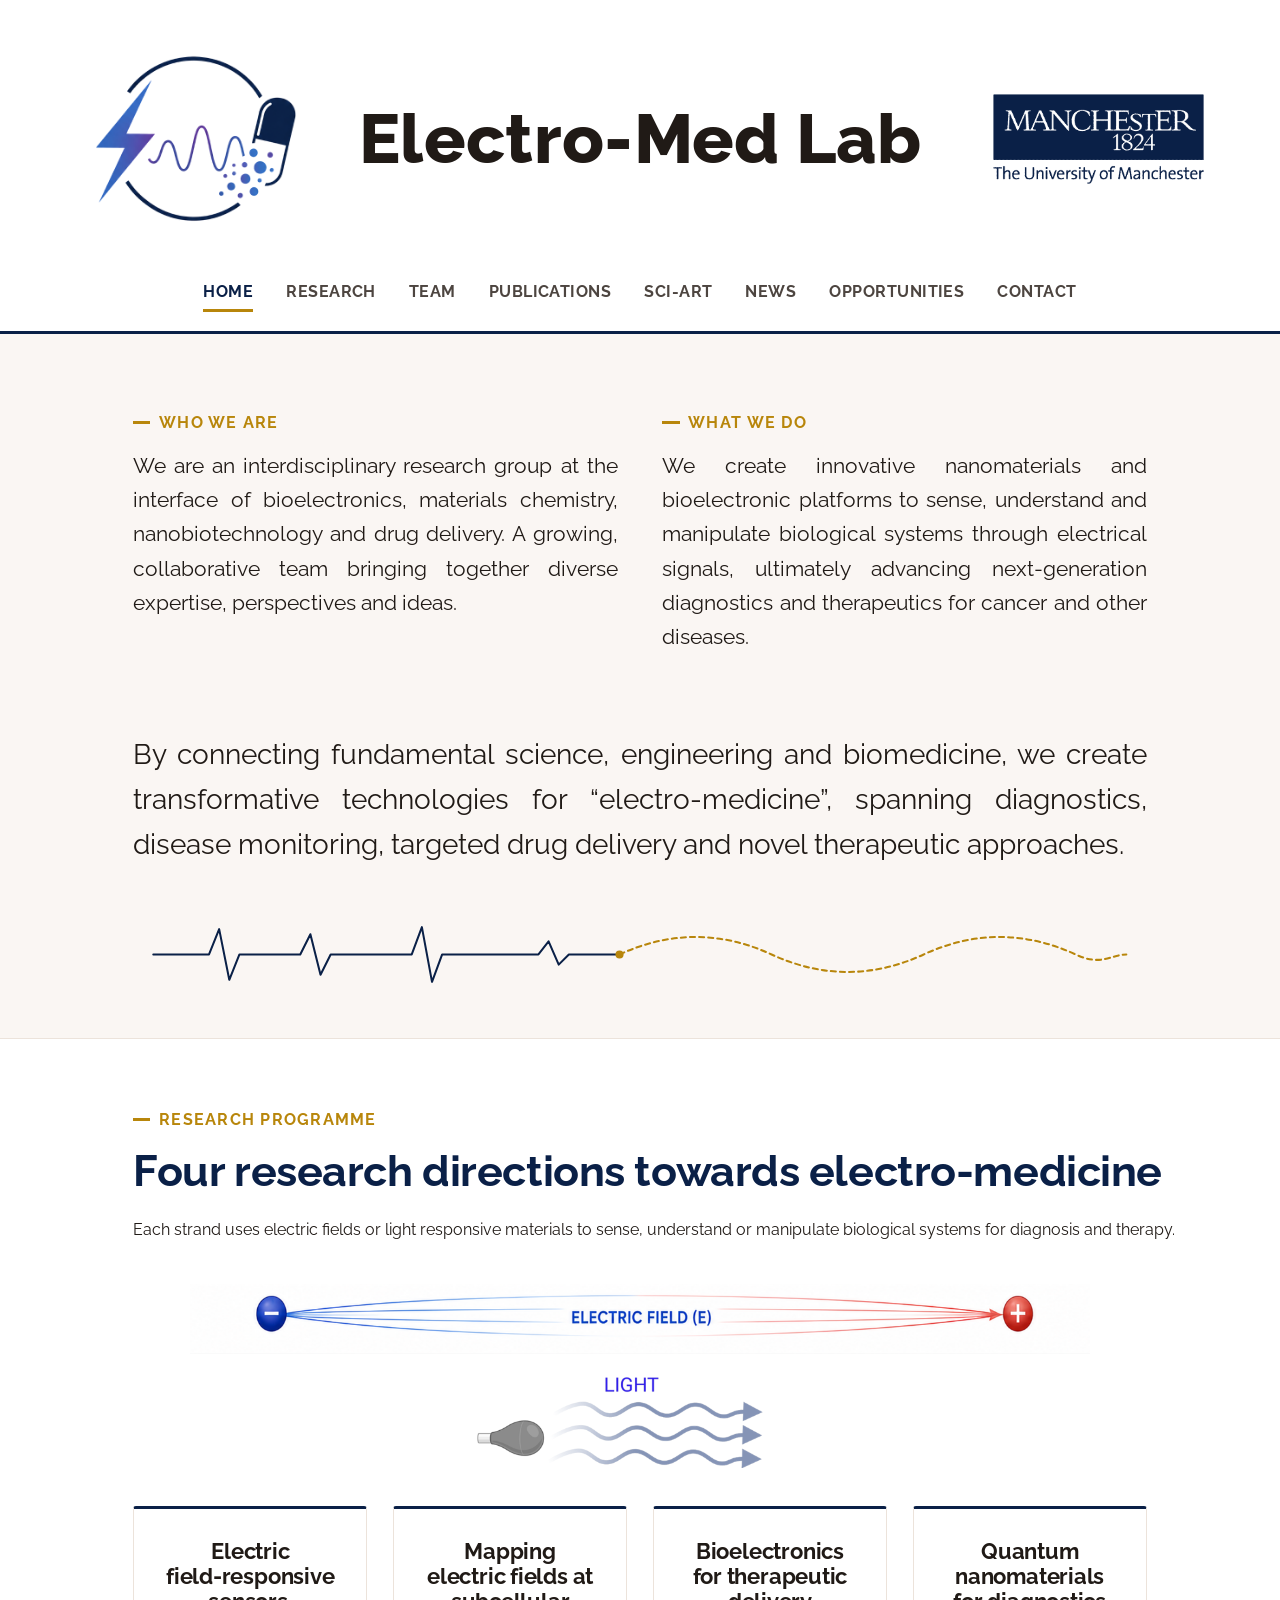
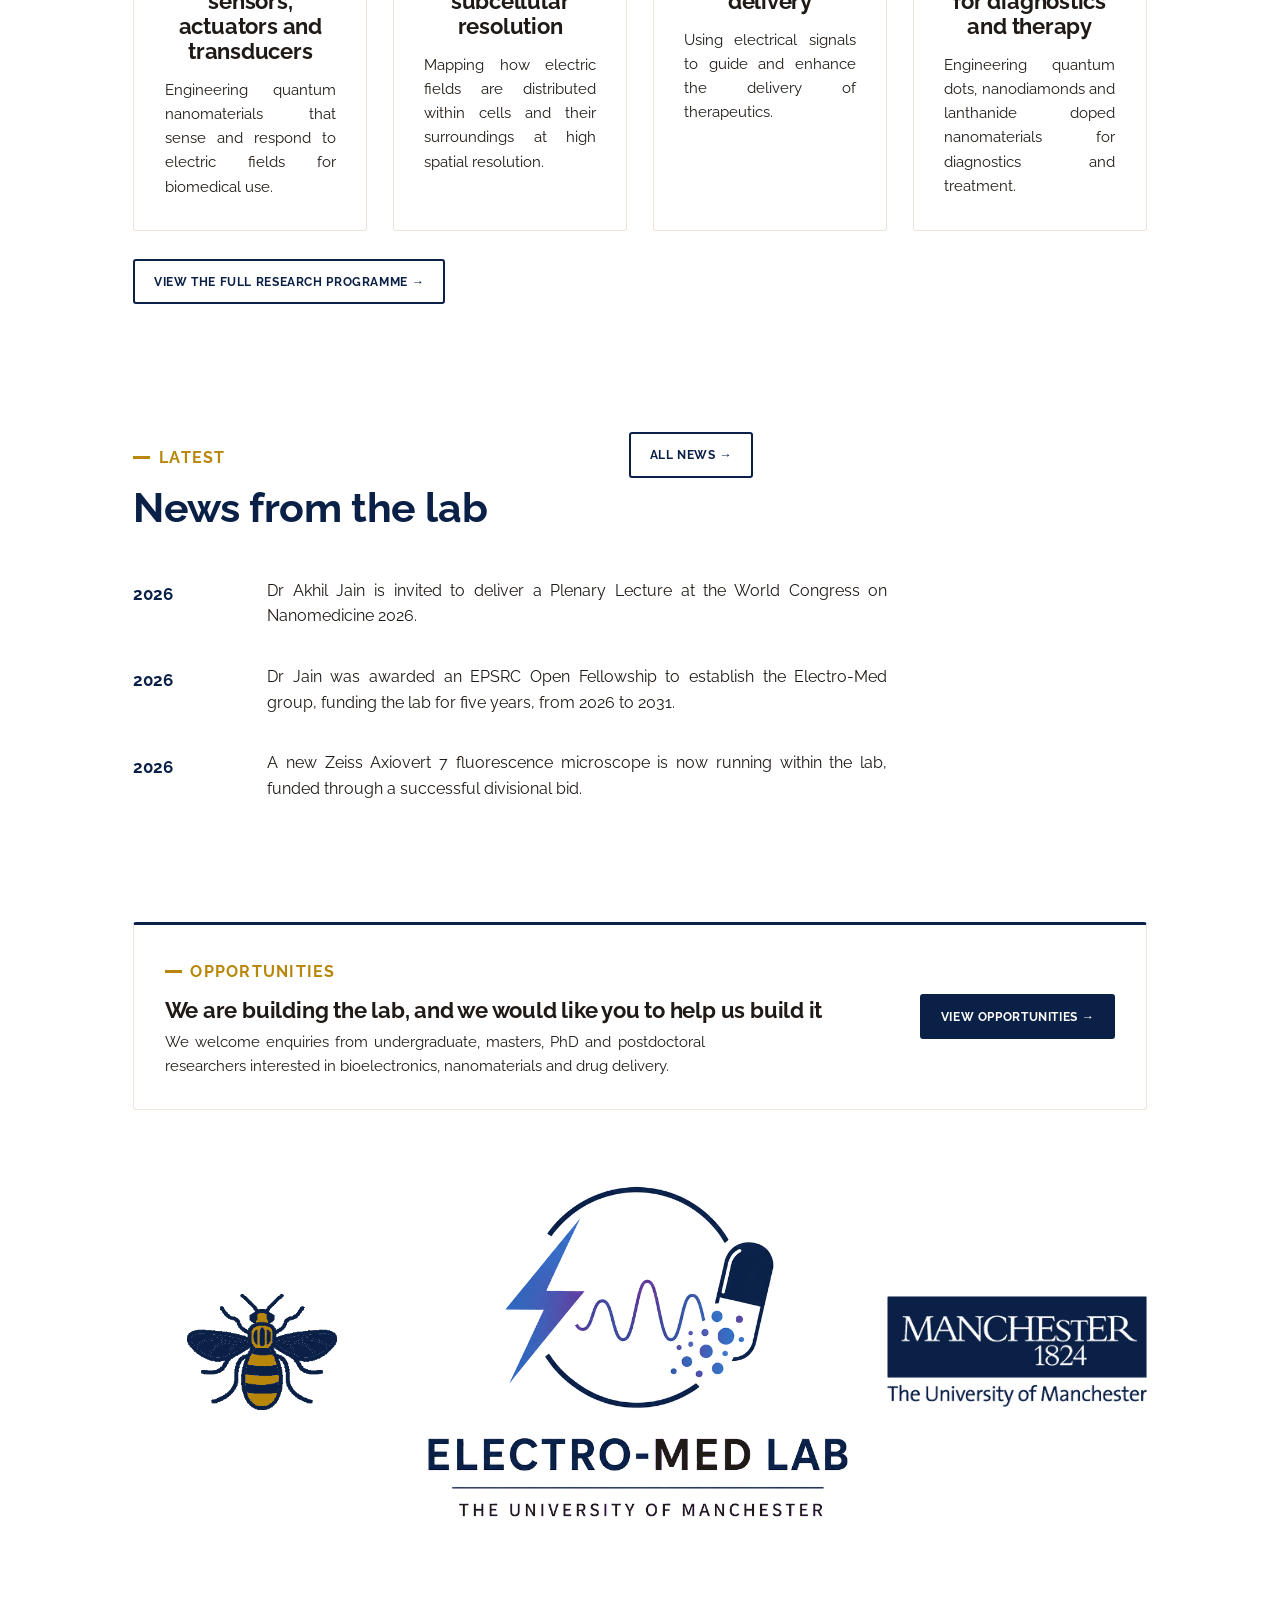
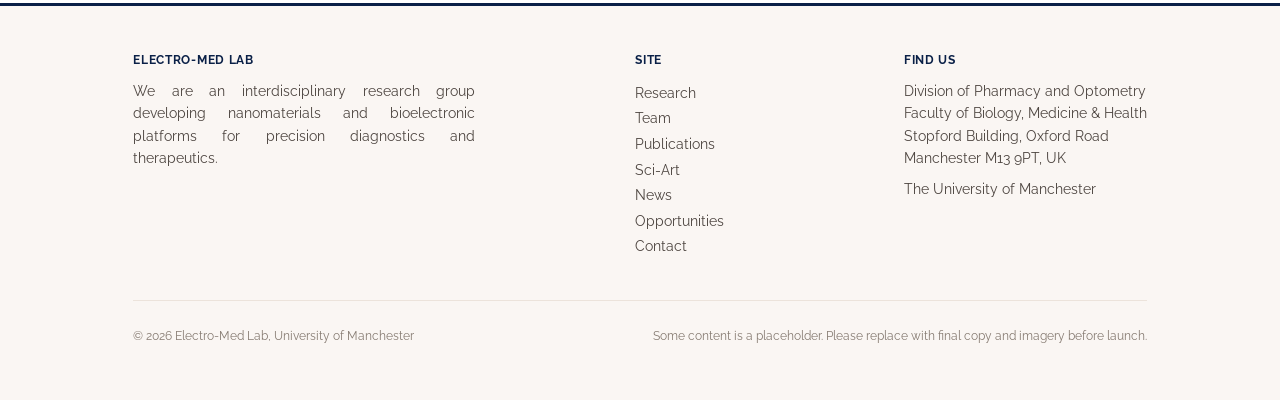
<file: index.html>
<!doctype html>
<html lang="en">
<head>
<meta charset="utf-8">
<meta name="viewport" content="width=device-width, initial-scale=1.0">
<title>Home — Electro-Med Lab · University of Manchester</title>
<meta name="description" content="The Electro-Med Lab at the University of Manchester develops nanomaterials and bioelectronic platforms that sense, understand and manipulate biological systems through electrical signals and electric fields.">
<link rel="preconnect" href="https://fonts.googleapis.com">
<link rel="preconnect" href="https://fonts.gstatic.com" crossorigin>
<link href="https://fonts.googleapis.com/css2?family=Raleway:ital,wght@0,400;0,500;0,600;0,700;0,800;1,400&display=swap" rel="stylesheet">
<link rel="icon" type="image/png" sizes="32x32" href="assets/favicon-32.png">
<link rel="apple-touch-icon" href="assets/favicon-180.png">
<link rel="stylesheet" href="styles.css">
</head>
<body>
<nav class="site-nav">
  <button class="nav-toggle" aria-expanded="false">Menu</button>
  <div class="nav-top wrap">
    <a class="nav-mark-link" href="index.html">
      <img class="mark" src="assets/logo-mark-real.png" alt="Electro-Med Lab mark">
    </a>
    <a class="brand" href="index.html">Electro-Med Lab</a>
    <div class="nav-spacer"><img src="assets/uom-logo.png" alt="The University of Manchester"></div>
  </div>
  <div class="nav-links wrap">
      <a href="index.html" aria-current="page">Home</a>
      <a href="research.html">Research</a>
      <a href="team.html">Team</a>
      <a href="publications.html">Publications</a>
      <a href="art-of-science.html">Sci-Art</a>
      <a href="news.html">News</a>
      <a href="opportunities.html">Opportunities</a>
      <a href="contact.html">Contact</a>
  </div>
  <div class="nav-mobile">
      <a href="index.html" aria-current="page">Home</a>
      <a href="research.html">Research</a>
      <a href="team.html">Team</a>
      <a href="publications.html">Publications</a>
      <a href="art-of-science.html">Sci-Art</a>
      <a href="news.html">News</a>
      <a href="opportunities.html">Opportunities</a>
      <a href="contact.html">Contact</a>
  </div>
</nav>
<main>

<section class="hero">
  <div class="wrap">
    <div class="grid cols-2" style="gap:2.8rem;">
      <div>
        <div class="eyebrow">Who we are</div>
        <p class="lede">We are an interdisciplinary research group at the interface of bioelectronics, materials chemistry, nanobiotechnology and drug delivery. A growing, collaborative team bringing together diverse expertise, perspectives and ideas.</p>
      </div>
      <div>
        <div class="eyebrow">What we do</div>
        <p class="lede">We create innovative nanomaterials and bioelectronic platforms to sense, understand and manipulate biological systems through electrical signals, ultimately advancing next-generation diagnostics and therapeutics for cancer and other diseases.</p>
      </div>
    </div>
    <div style="margin:3.6rem 0 0;">
      <p class="statement">By connecting fundamental science, engineering and biomedicine, we create transformative technologies for &ldquo;electro-medicine&rdquo;, spanning diagnostics, disease monitoring, targeted drug delivery and novel therapeutic approaches.</p>
    </div>
    <div style="margin-top:3.2rem">
      <svg class="pulse-wave" viewBox="0 0 1000 70" preserveAspectRatio="none" aria-hidden="true">
        <g>
          <polyline class="trace trace-electric" points="20,35 60,35 75,35 85,10 95,60 105,35 150,35 165,35 175,15 185,55 195,35 260,35 275,35 285,8 295,62 305,35 380,35 400,35 410,22 420,45 430,35 480,35"/>
          <circle class="node" cx="480" cy="35" r="4"/>
          <path class="trace trace-photon" d="M480,35 C530,12 580,12 630,35 C680,58 730,58 780,35 C830,12 880,12 930,35 C955,47 965,35 980,35"/>
        </g>
      </svg>
    </div>
  </div>
</section>

<section>
  <div class="wrap">
    <div class="section-head">
      <div class="eyebrow">Research programme</div>
      <h2 class="nowrap-fit">Four research directions towards electro-medicine</h2>
      <p class="one-line-fit">Each strand uses electric fields or light responsive materials to sense, understand or manipulate biological systems for diagnosis and therapy.</p>
    </div>
    <img src="assets/topics-banner.png" alt="Diagram showing an electric field between a negative and a positive charge, and light waves emitted from a bulb" style="width:100%;max-width:900px;display:block;margin:0 auto 2.4rem;">
    <div class="grid topic-teasers">
      <div class="card">
        <h3>Electric field&#8209;responsive sensors, actuators and transducers</h3>
        <p>Engineering quantum nanomaterials that sense and respond to electric fields for biomedical use.</p>
      </div>
      <div class="card">
        <h3>Mapping electric fields at subcellular resolution</h3>
        <p>Mapping how electric fields are distributed within cells and their surroundings at high spatial resolution.</p>
      </div>
      <div class="card">
        <h3>Bioelectronics for therapeutic delivery</h3>
        <p>Using electrical signals to guide and enhance the delivery of therapeutics.</p>
      </div>
      <div class="card">
        <h3>Quantum nanomaterials for diagnostics and therapy</h3>
        <p>Engineering quantum dots, nanodiamonds and lanthanide doped nanomaterials for diagnostics and treatment.</p>
      </div>
    </div>
    <div style="margin-top:1.8rem">
      <a class="btn btn-ghost" href="research.html">View the full research programme &rarr;</a>
    </div>
  </div>
</section>


<section>
  <div class="wrap">
    <div class="section-head" style="display:flex;align-items:baseline;justify-content:space-between;gap:1rem;flex-wrap:wrap;margin-bottom:1.8rem;">
      <div>
        <div class="eyebrow gold">Latest</div>
        <h2 style="margin-bottom:0">News from the lab</h2>
      </div>
      <a class="btn btn-ghost" href="news.html">All news &rarr;</a>
    </div>
    <div class="timeline-item">
      <time>2026</time>
      <div><p style="margin-bottom:0">Dr Akhil Jain is invited to deliver a Plenary Lecture at the World Congress on Nanomedicine 2026.</p></div>
    </div>
    <div class="timeline-item">
      <time>2026</time>
      <div><p style="margin-bottom:0">Dr Jain was awarded an EPSRC Open Fellowship to establish the Electro-Med group, funding the lab for five years, from 2026 to 2031.</p></div>
    </div>
    <div class="timeline-item">
      <time>2026</time>
      <div><p style="margin-bottom:0">A new Zeiss Axiovert 7 fluorescence microscope is now running within the lab, funded through a successful divisional bid.</p></div>
    </div>
  </div>
</section>

<section class="tight">
  <div class="wrap">
    <div class="card" style="display:flex;flex-wrap:wrap;gap:1.6rem;align-items:center;justify-content:space-between;">
      <div>
        <div class="eyebrow gold">Opportunities</div>
        <h3 style="margin-bottom:0.3em;">We are building the lab, and we would like you to help us build it</h3>
        <p style="margin-bottom:0;max-width:60ch;">We welcome enquiries from undergraduate, masters, PhD and postdoctoral researchers interested in bioelectronics, nanomaterials and drug delivery.</p>
      </div>
      <a class="btn btn-primary" href="opportunities.html">View opportunities &rarr;</a>
    </div>
  </div>
</section>

<section class="tight">
  <div class="wrap">
    <div class="logo-strip">
      <img src="assets/manchester-bee.png" alt="Manchester Bee" style="max-width:150px;">
      <img src="assets/logo-full-real.png" alt="Electro-Med Lab logo" style="max-width:420px;">
      <img src="assets/uom-logo.png" alt="The University of Manchester logo" style="max-width:260px;">
    </div>
  </div>
</section>

</main>
<footer class="site-footer">
  <div class="wrap">
    <div class="footer-grid">
      <div>
        <h4>Electro-Med Lab</h4>
        <p style="max-width:38ch">We are an interdisciplinary research group developing nanomaterials and bioelectronic platforms for precision diagnostics and therapeutics.</p>
      </div>
      <div>
        <h4>Site</h4>
        <a href="research.html">Research</a><br>
        <a href="team.html">Team</a><br>
        <a href="publications.html">Publications</a><br>
        <a href="art-of-science.html">Sci-Art</a><br>
        <a href="news.html">News</a><br>
        <a href="opportunities.html">Opportunities</a><br>
        <a href="contact.html">Contact</a>
      </div>
      <div>
        <h4>Find us</h4>
        <p><span class="addr-line">Division of Pharmacy and Optometry</span><br><span class="addr-line">Faculty of Biology, Medicine &amp; Health</span><br>Stopford Building, Oxford Road<br>Manchester M13 9PT, UK</p>
        <p style="margin-bottom:0">The University of Manchester</p>
      </div>
    </div>
    <div class="footer-bottom">
      <span>&copy; <span data-current-year></span> Electro-Med Lab, University of Manchester</span>
      <span>Some content is a placeholder. Please replace with final copy and imagery before launch.</span>
    </div>
  </div>
</footer>
<script src="script.js"></script>
</body>
</html>
</file>
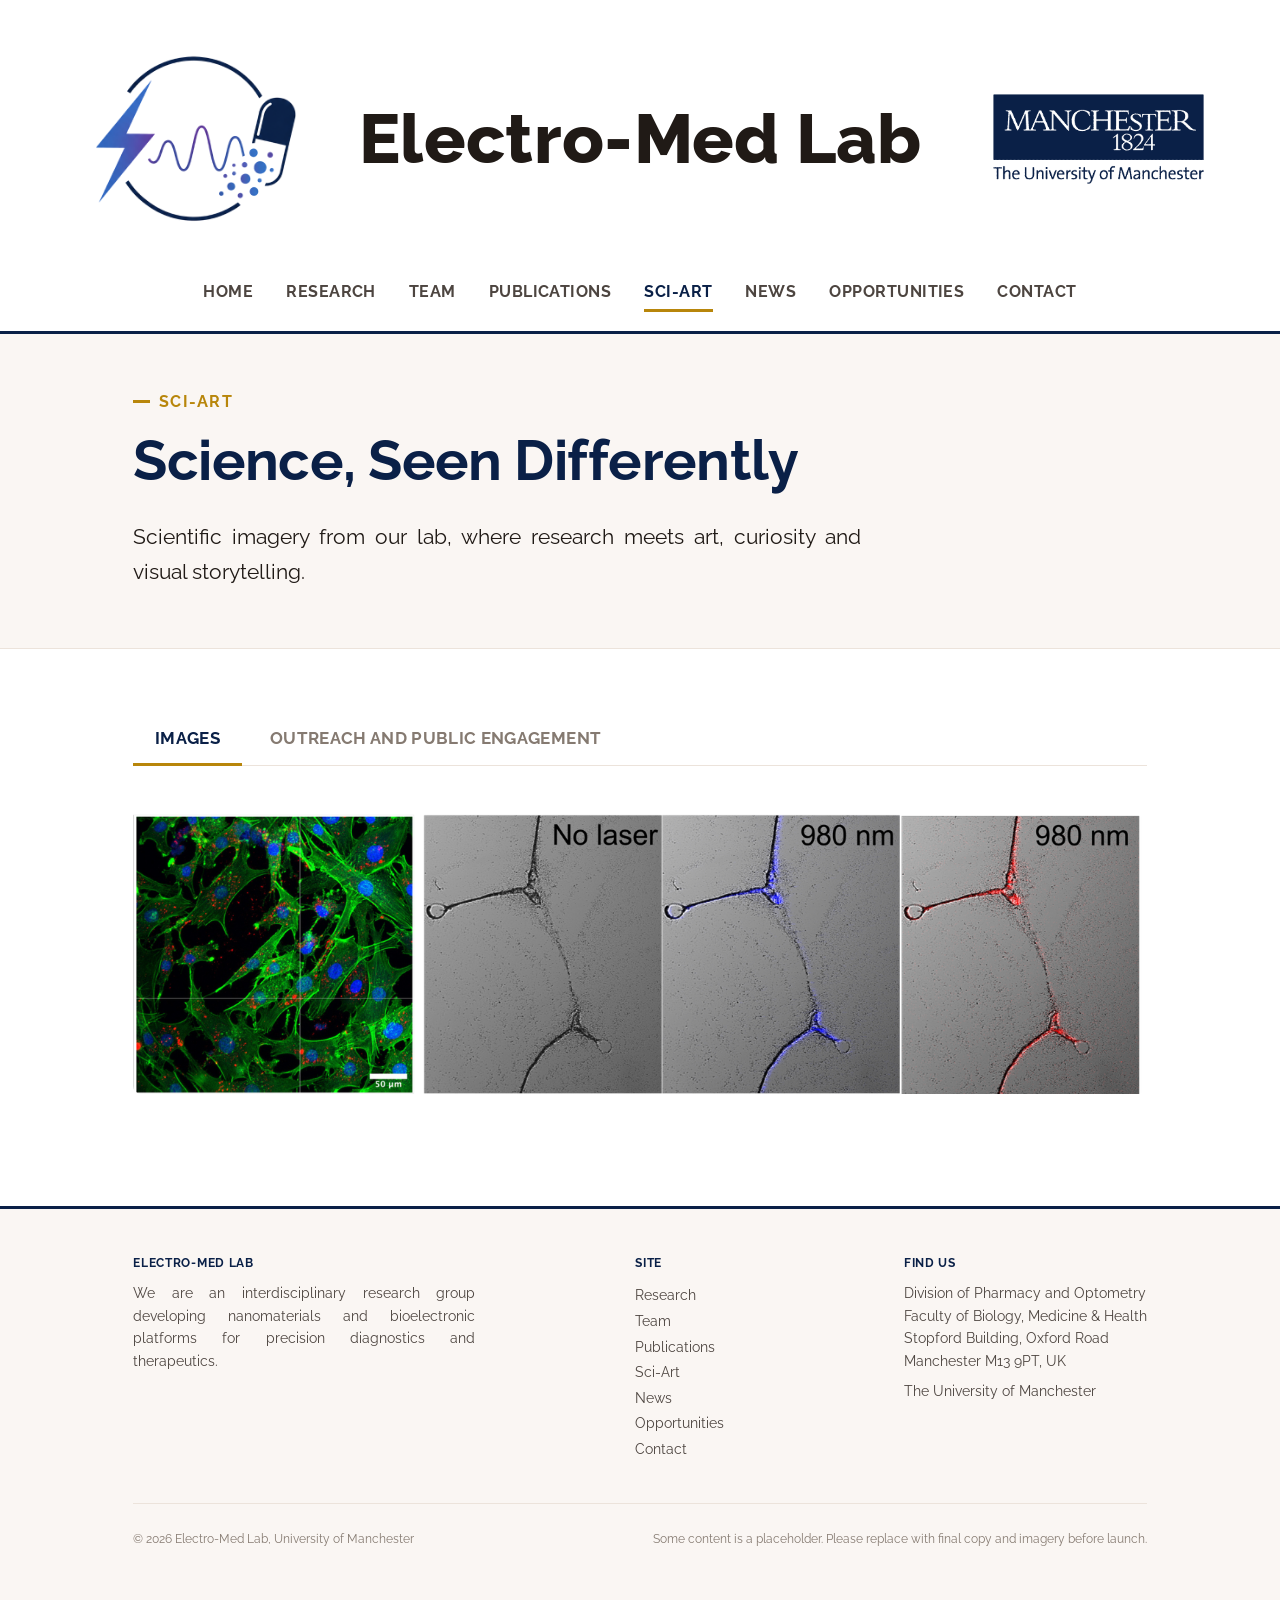
<file: art-of-science.html>
<!doctype html>
<html lang="en">
<head>
<meta charset="utf-8">
<meta name="viewport" content="width=device-width, initial-scale=1.0">
<title>Sci-Art — Electro-Med Lab · University of Manchester</title>
<meta name="description" content="Sci-Art and public engagement from the Electro-Med Lab, University of Manchester.">
<link rel="preconnect" href="https://fonts.googleapis.com">
<link rel="preconnect" href="https://fonts.gstatic.com" crossorigin>
<link href="https://fonts.googleapis.com/css2?family=Raleway:ital,wght@0,400;0,500;0,600;0,700;0,800;1,400&display=swap" rel="stylesheet">
<link rel="icon" type="image/png" sizes="32x32" href="assets/favicon-32.png">
<link rel="apple-touch-icon" href="assets/favicon-180.png">
<link rel="stylesheet" href="styles.css">
</head>
<body>
<nav class="site-nav">
  <button class="nav-toggle" aria-expanded="false">Menu</button>
  <div class="nav-top wrap">
    <a class="nav-mark-link" href="index.html">
      <img class="mark" src="assets/logo-mark-real.png" alt="Electro-Med Lab mark">
    </a>
    <a class="brand" href="index.html">Electro-Med Lab</a>
    <div class="nav-spacer"><img src="assets/uom-logo.png" alt="The University of Manchester"></div>
  </div>
  <div class="nav-links wrap">
      <a href="index.html">Home</a>
      <a href="research.html">Research</a>
      <a href="team.html">Team</a>
      <a href="publications.html">Publications</a>
      <a href="art-of-science.html" aria-current="page">Sci-Art</a>
      <a href="news.html">News</a>
      <a href="opportunities.html">Opportunities</a>
      <a href="contact.html">Contact</a>
  </div>
  <div class="nav-mobile">
      <a href="index.html">Home</a>
      <a href="research.html">Research</a>
      <a href="team.html">Team</a>
      <a href="publications.html">Publications</a>
      <a href="art-of-science.html" aria-current="page">Sci-Art</a>
      <a href="news.html">News</a>
      <a href="opportunities.html">Opportunities</a>
      <a href="contact.html">Contact</a>
  </div>
</nav>
<main>

<section class="page-hero">
  <div class="wrap">
    <div class="eyebrow">Sci-Art</div>
    <h1>Science, Seen Differently</h1>
    <p class="lede">Scientific imagery from our lab, where research meets art, curiosity and visual storytelling.</p>
  </div>
</section>

<section>
  <div class="wrap">
    <div class="tabs" data-group="art">
      <button class="tab-btn active" data-tab="sciart">Images</button>
      <button class="tab-btn" data-tab="outreach">Outreach and Public Engagement</button>
    </div>

    <div class="tab-panel active" data-group="art" data-tab="sciart">
      <figure class="gallery-item" style="margin:0;">
        <img src="assets/sciart-combined.png" alt="Confocal microscopy image of cells alongside upconversion luminescence imaging under no laser, and under 980 nm laser excitation shown in blue and red channels" style="width:100%;border-radius:8px;">
      </figure>
    </div>

    <div class="tab-panel" data-group="art" data-tab="outreach">
      <div class="grid" style="grid-template-columns:1fr;gap:2.4rem;">
        <div>
          <h2 style="margin-bottom:0.3em;">Taking our science beyond the laboratory</h2>
          <p class="lede" style="max-width:74ch">We share our research through creative, accessible and interactive activities that connect science with people, communities and wider society.</p>
        </div>
        <div>
          <p class="lede" style="max-width:74ch">We took part in the Universally Manchester Festival, bringing science to life for the public through hands on demonstrations and activities.</p>
          <img src="assets/outreach-universally-manchester.jpg" alt="The Electro-Med Lab team at the Universally Manchester Festival, standing behind a table of demonstration materials with a Bringing Science to Life banner" style="width:100%;border-radius:6px;border:1px solid var(--line);margin-top:1rem;">
        </div>
        <div>
          <p class="lede" style="max-width:74ch">We recently co-hosted the In2STEM 2026 Summer School programme, led by Dr Christos Tapeinos, welcoming Year 12 students from under represented backgrounds.</p>
          <img src="assets/outreach-in2stem-2026.jpg" alt="Dr Christos Tapeinos and the Electro-Med Lab team with Year 12 students from the In2STEM 2026 Summer School programme" style="width:100%;border-radius:6px;border:1px solid var(--line);margin-top:1rem;">
        </div>
      </div>
    </div>
  </div>
</section>

</main>
<footer class="site-footer">
  <div class="wrap">
    <div class="footer-grid">
      <div>
        <h4>Electro-Med Lab</h4>
        <p style="max-width:38ch">We are an interdisciplinary research group developing nanomaterials and bioelectronic platforms for precision diagnostics and therapeutics.</p>
      </div>
      <div>
        <h4>Site</h4>
        <a href="research.html">Research</a><br>
        <a href="team.html">Team</a><br>
        <a href="publications.html">Publications</a><br>
        <a href="art-of-science.html">Sci-Art</a><br>
        <a href="news.html">News</a><br>
        <a href="opportunities.html">Opportunities</a><br>
        <a href="contact.html">Contact</a>
      </div>
      <div>
        <h4>Find us</h4>
        <p><span class="addr-line">Division of Pharmacy and Optometry</span><br><span class="addr-line">Faculty of Biology, Medicine &amp; Health</span><br>Stopford Building, Oxford Road<br>Manchester M13 9PT, UK</p>
        <p style="margin-bottom:0">The University of Manchester</p>
      </div>
    </div>
    <div class="footer-bottom">
      <span>&copy; <span data-current-year></span> Electro-Med Lab, University of Manchester</span>
      <span>Some content is a placeholder. Please replace with final copy and imagery before launch.</span>
    </div>
  </div>
</footer>
<script src="script.js"></script>
</body>
</html>
</file>
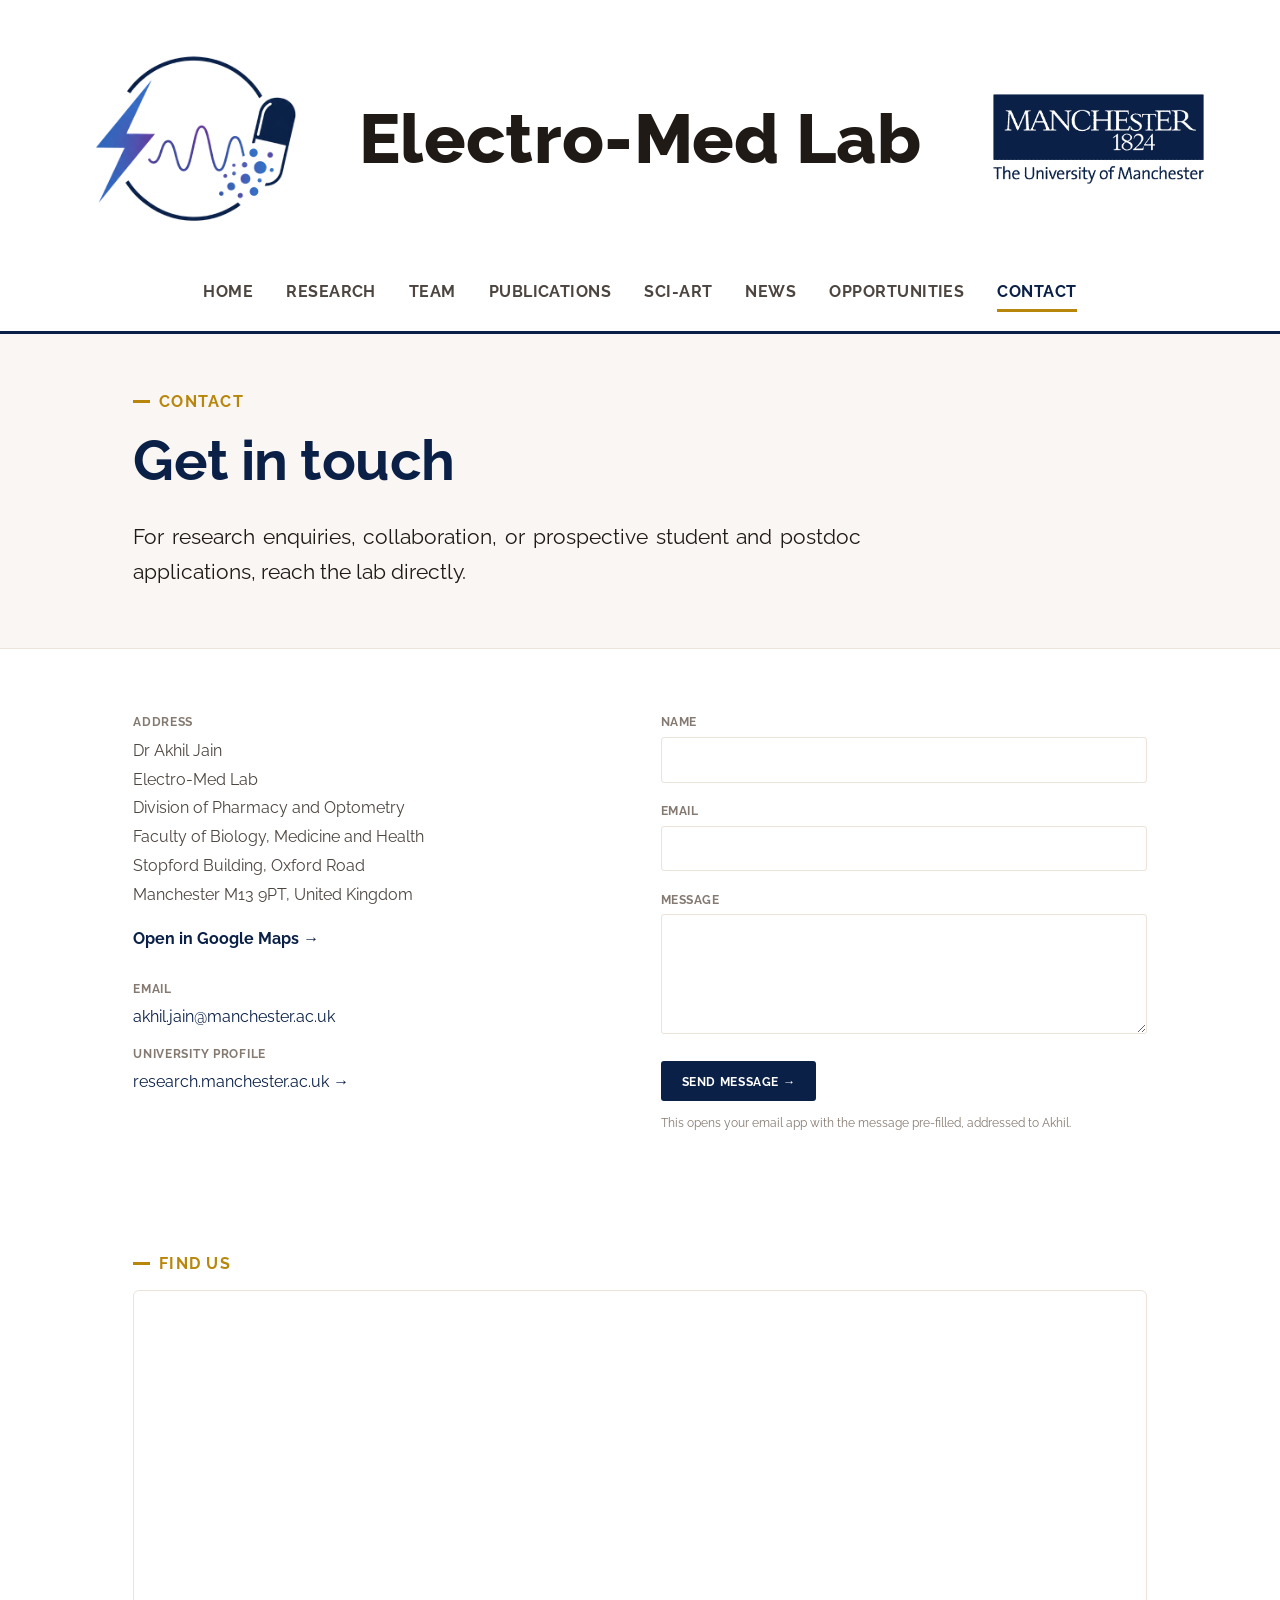
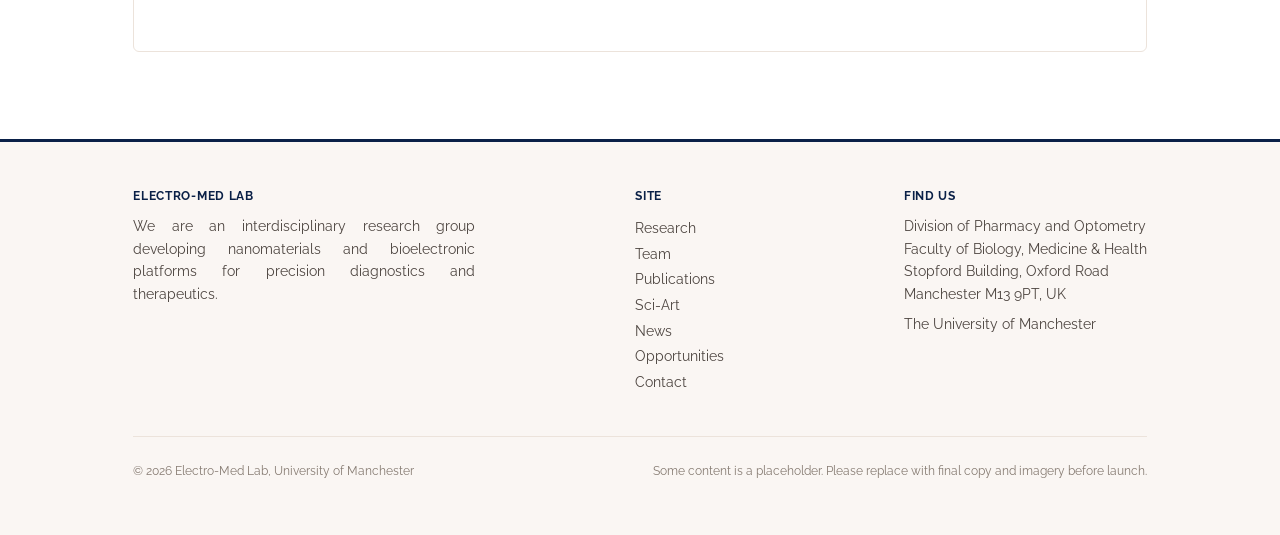
<file: contact.html>
<!doctype html>
<html lang="en">
<head>
<meta charset="utf-8">
<meta name="viewport" content="width=device-width, initial-scale=1.0">
<title>Contact — Electro-Med Lab · University of Manchester</title>
<meta name="description" content="Contact the Electro-Med Lab, Division of Pharmacy and Optometry, University of Manchester.">
<link rel="preconnect" href="https://fonts.googleapis.com">
<link rel="preconnect" href="https://fonts.gstatic.com" crossorigin>
<link href="https://fonts.googleapis.com/css2?family=Raleway:ital,wght@0,400;0,500;0,600;0,700;0,800;1,400&display=swap" rel="stylesheet">
<link rel="icon" type="image/png" sizes="32x32" href="assets/favicon-32.png">
<link rel="apple-touch-icon" href="assets/favicon-180.png">
<link rel="stylesheet" href="styles.css">
</head>
<body>
<nav class="site-nav">
  <button class="nav-toggle" aria-expanded="false">Menu</button>
  <div class="nav-top wrap">
    <a class="nav-mark-link" href="index.html">
      <img class="mark" src="assets/logo-mark-real.png" alt="Electro-Med Lab mark">
    </a>
    <a class="brand" href="index.html">Electro-Med Lab</a>
    <div class="nav-spacer"><img src="assets/uom-logo.png" alt="The University of Manchester"></div>
  </div>
  <div class="nav-links wrap">
      <a href="index.html">Home</a>
      <a href="research.html">Research</a>
      <a href="team.html">Team</a>
      <a href="publications.html">Publications</a>
      <a href="art-of-science.html">Sci-Art</a>
      <a href="news.html">News</a>
      <a href="opportunities.html">Opportunities</a>
      <a href="contact.html" aria-current="page">Contact</a>
  </div>
  <div class="nav-mobile">
      <a href="index.html">Home</a>
      <a href="research.html">Research</a>
      <a href="team.html">Team</a>
      <a href="publications.html">Publications</a>
      <a href="art-of-science.html">Sci-Art</a>
      <a href="news.html">News</a>
      <a href="opportunities.html">Opportunities</a>
      <a href="contact.html" aria-current="page">Contact</a>
  </div>
</nav>
<main>

<section class="page-hero">
  <div class="wrap">
    <div class="eyebrow">Contact</div>
    <h1>Get in touch</h1>
    <p class="lede">For research enquiries, collaboration, or prospective student and postdoc applications, reach the lab directly.</p>
  </div>
</section>

<section>
  <div class="wrap">
    <div class="contact-grid">
      <div>
        <span class="field-label">Address</span>
        <address>
          Dr Akhil Jain<br>
          Electro-Med Lab<br>
          <span class="addr-line">Division of Pharmacy and Optometry</span><br>
          <span class="addr-line">Faculty of Biology, Medicine and Health</span><br>
          Stopford Building, Oxford Road<br>
          Manchester M13 9PT, United Kingdom
        </address>

        <div style="height:1rem"></div>
        <a href="https://www.google.com/maps/search/?api=1&query=Stopford+Building+Oxford+Road+Manchester+M13+9PT" target="_blank" rel="noopener" style="color:var(--purple);font-weight:700;">Open in Google Maps &rarr;</a>

        <div style="height:1.8rem"></div>

        <span class="field-label">Email</span>
        <p><a href="mailto:akhil.jain@manchester.ac.uk" style="color:var(--purple)">akhil.jain@manchester.ac.uk</a></p>

        <span class="field-label">University profile</span>
        <p><a href="https://research.manchester.ac.uk/en/persons/akhil-jain-2/" target="_blank" rel="noopener" style="color:var(--purple)">research.manchester.ac.uk &rarr;</a></p>
      </div>

      <form class="contact-form" id="contact-form">
        <div>
          <label for="name">Name</label>
          <input id="name" name="name" type="text" required>
        </div>
        <div>
          <label for="email">Email</label>
          <input id="email" name="email" type="email" required>
        </div>
        <div>
          <label for="message">Message</label>
          <textarea id="message" name="message" required></textarea>
        </div>
        <button class="btn btn-primary" type="submit" style="align-self:flex-start;">Send message &rarr;</button>
        <p style="font-family:var(--f-mono);font-size:0.74rem;color:var(--text-faint);margin-top:-0.4rem;">
          This opens your email app with the message pre-filled, addressed to Akhil.
        </p>
      </form>
      <script>
        document.getElementById("contact-form").addEventListener("submit", function (e) {
          e.preventDefault();
          var name = document.getElementById("name").value;
          var email = document.getElementById("email").value;
          var message = document.getElementById("message").value;
          var subject = "Message from " + name + " via Electro-Med Lab website";
          var body = message + "\n\nFrom: " + name + " (" + email + ")";
          window.location.href = "mailto:akhil.jain@manchester.ac.uk?subject=" +
            encodeURIComponent(subject) + "&body=" + encodeURIComponent(body);
        });
      </script>
    </div>
  </div>
</section>

<section class="tight">
  <div class="wrap">
    <div class="eyebrow gold">Find us</div>
    <div style="border:1px solid var(--line);border-radius:6px;overflow:hidden;">
      <iframe
        title="Map showing Stopford Building, Oxford Road, Manchester"
        src="https://www.google.com/maps?q=Stopford+Building+Oxford+Road+Manchester+M13+9PT&output=embed"
        width="100%" height="360" style="border:0;display:block;" loading="lazy"
        referrerpolicy="no-referrer-when-downgrade"></iframe>
    </div>
  </div>
</section>

</main>
<footer class="site-footer">
  <div class="wrap">
    <div class="footer-grid">
      <div>
        <h4>Electro-Med Lab</h4>
        <p style="max-width:38ch">We are an interdisciplinary research group developing nanomaterials and bioelectronic platforms for precision diagnostics and therapeutics.</p>
      </div>
      <div>
        <h4>Site</h4>
        <a href="research.html">Research</a><br>
        <a href="team.html">Team</a><br>
        <a href="publications.html">Publications</a><br>
        <a href="art-of-science.html">Sci-Art</a><br>
        <a href="news.html">News</a><br>
        <a href="opportunities.html">Opportunities</a><br>
        <a href="contact.html">Contact</a>
      </div>
      <div>
        <h4>Find us</h4>
        <p><span class="addr-line">Division of Pharmacy and Optometry</span><br><span class="addr-line">Faculty of Biology, Medicine &amp; Health</span><br>Stopford Building, Oxford Road<br>Manchester M13 9PT, UK</p>
        <p style="margin-bottom:0">The University of Manchester</p>
      </div>
    </div>
    <div class="footer-bottom">
      <span>&copy; <span data-current-year></span> Electro-Med Lab, University of Manchester</span>
      <span>Some content is a placeholder. Please replace with final copy and imagery before launch.</span>
    </div>
  </div>
</footer>
<script src="script.js"></script>
</body>
</html>
</file>
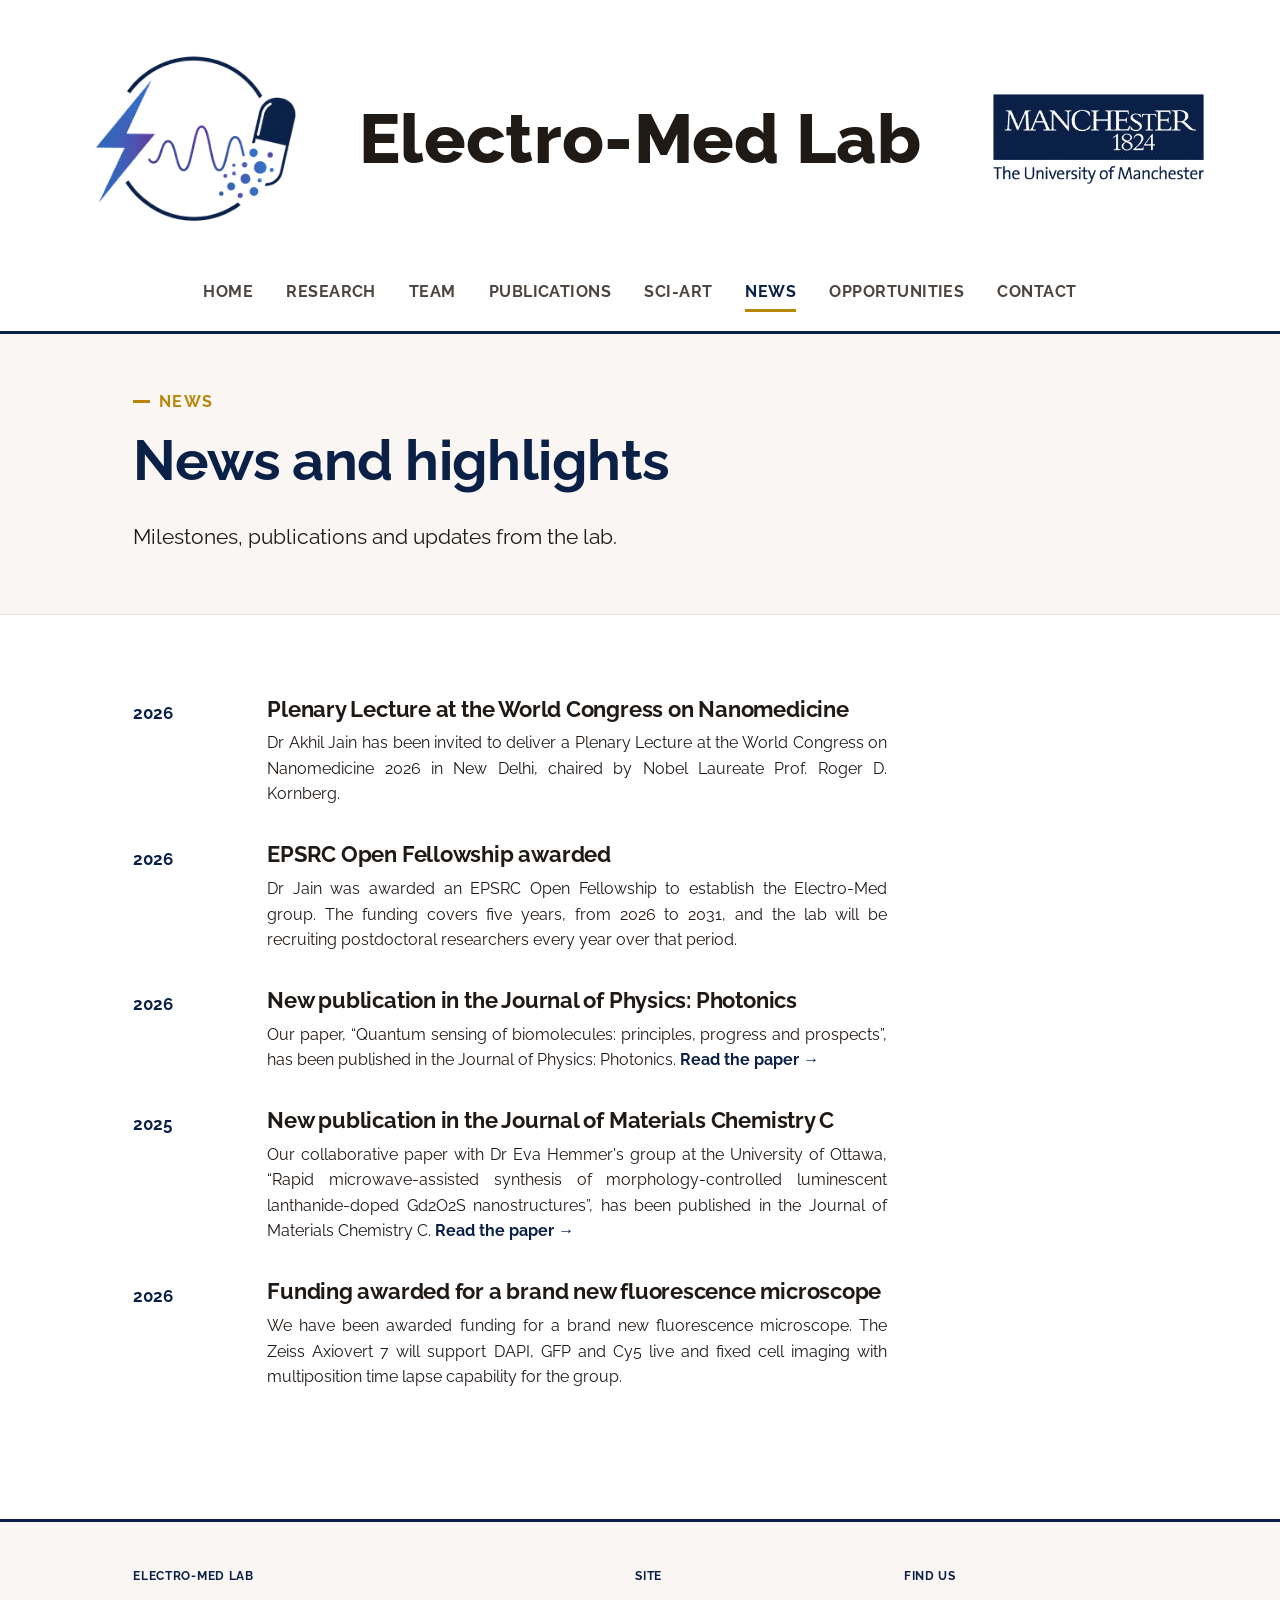
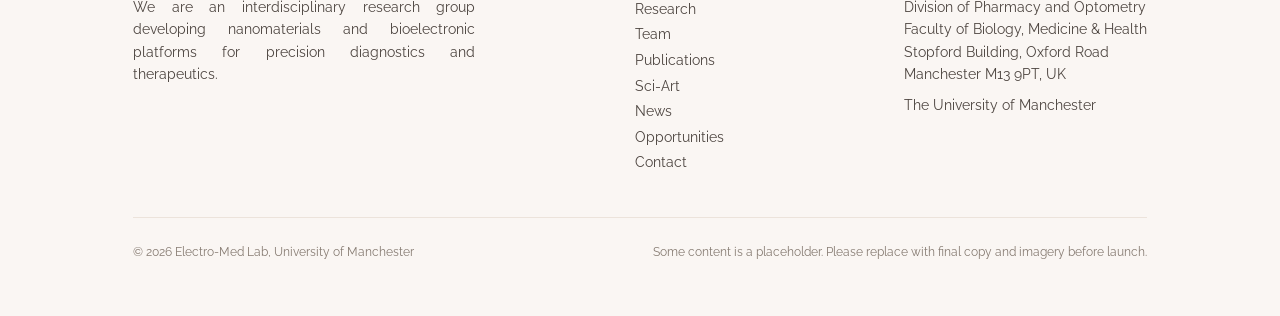
<file: news.html>
<!doctype html>
<html lang="en">
<head>
<meta charset="utf-8">
<meta name="viewport" content="width=device-width, initial-scale=1.0">
<title>News — Electro-Med Lab · University of Manchester</title>
<meta name="description" content="News and highlights from the Electro-Med Lab, University of Manchester.">
<link rel="preconnect" href="https://fonts.googleapis.com">
<link rel="preconnect" href="https://fonts.gstatic.com" crossorigin>
<link href="https://fonts.googleapis.com/css2?family=Raleway:ital,wght@0,400;0,500;0,600;0,700;0,800;1,400&display=swap" rel="stylesheet">
<link rel="icon" type="image/png" sizes="32x32" href="assets/favicon-32.png">
<link rel="apple-touch-icon" href="assets/favicon-180.png">
<link rel="stylesheet" href="styles.css">
</head>
<body>
<nav class="site-nav">
  <button class="nav-toggle" aria-expanded="false">Menu</button>
  <div class="nav-top wrap">
    <a class="nav-mark-link" href="index.html">
      <img class="mark" src="assets/logo-mark-real.png" alt="Electro-Med Lab mark">
    </a>
    <a class="brand" href="index.html">Electro-Med Lab</a>
    <div class="nav-spacer"><img src="assets/uom-logo.png" alt="The University of Manchester"></div>
  </div>
  <div class="nav-links wrap">
      <a href="index.html">Home</a>
      <a href="research.html">Research</a>
      <a href="team.html">Team</a>
      <a href="publications.html">Publications</a>
      <a href="art-of-science.html">Sci-Art</a>
      <a href="news.html" aria-current="page">News</a>
      <a href="opportunities.html">Opportunities</a>
      <a href="contact.html">Contact</a>
  </div>
  <div class="nav-mobile">
      <a href="index.html">Home</a>
      <a href="research.html">Research</a>
      <a href="team.html">Team</a>
      <a href="publications.html">Publications</a>
      <a href="art-of-science.html">Sci-Art</a>
      <a href="news.html" aria-current="page">News</a>
      <a href="opportunities.html">Opportunities</a>
      <a href="contact.html">Contact</a>
  </div>
</nav>
<main>

<section class="page-hero">
  <div class="wrap">
    <div class="eyebrow gold">News</div>
    <h1>News and highlights</h1>
    <p class="lede">Milestones, publications and updates from the lab.</p>
  </div>
</section>

<section>
  <div class="wrap">

    <div class="timeline-item">
      <time>2026</time>
      <div>
        <h3>Plenary Lecture at the World Congress on Nanomedicine</h3>
        <p>Dr Akhil Jain has been invited to deliver a Plenary Lecture at the World Congress on Nanomedicine 2026 in New Delhi, chaired by Nobel Laureate Prof. Roger D. Kornberg.</p>
      </div>
    </div>

    <div class="timeline-item">
      <time>2026</time>
      <div>
        <h3>EPSRC Open Fellowship awarded</h3>
        <p>Dr Jain was awarded an EPSRC Open Fellowship to establish the Electro-Med group. The funding covers five years, from 2026 to 2031, and the lab will be recruiting postdoctoral researchers every year over that period.</p>
      </div>
    </div>

    <div class="timeline-item">
      <time>2026</time>
      <div>
        <h3>New publication in the Journal of Physics: Photonics</h3>
        <p>Our paper, &ldquo;Quantum sensing of biomolecules: principles, progress and prospects&rdquo;, has been published in the Journal of Physics: Photonics. <a href="https://doi.org/10.1088/2515-7647/ae7c45" target="_blank" rel="noopener" style="color:var(--purple);font-weight:700;">Read the paper &rarr;</a></p>
      </div>
    </div>

    <div class="timeline-item">
      <time>2025</time>
      <div>
        <h3>New publication in the Journal of Materials Chemistry C</h3>
        <p>Our collaborative paper with Dr Eva Hemmer's group at the University of Ottawa, &ldquo;Rapid microwave-assisted synthesis of morphology-controlled luminescent lanthanide-doped Gd2O2S nanostructures&rdquo;, has been published in the Journal of Materials Chemistry C. <a href="https://doi.org/10.1039/D5TC01646K" target="_blank" rel="noopener" style="color:var(--purple);font-weight:700;">Read the paper &rarr;</a></p>
      </div>
    </div>

    <div class="timeline-item">
      <time>2026</time>
      <div>
        <h3>Funding awarded for a brand new fluorescence microscope</h3>
        <p>We have been awarded funding for a brand new fluorescence microscope. The Zeiss Axiovert 7 will support DAPI, GFP and Cy5 live and fixed cell imaging with multiposition time lapse capability for the group.</p>
      </div>
    </div>

  </div>
</section>

</main>
<footer class="site-footer">
  <div class="wrap">
    <div class="footer-grid">
      <div>
        <h4>Electro-Med Lab</h4>
        <p style="max-width:38ch">We are an interdisciplinary research group developing nanomaterials and bioelectronic platforms for precision diagnostics and therapeutics.</p>
      </div>
      <div>
        <h4>Site</h4>
        <a href="research.html">Research</a><br>
        <a href="team.html">Team</a><br>
        <a href="publications.html">Publications</a><br>
        <a href="art-of-science.html">Sci-Art</a><br>
        <a href="news.html">News</a><br>
        <a href="opportunities.html">Opportunities</a><br>
        <a href="contact.html">Contact</a>
      </div>
      <div>
        <h4>Find us</h4>
        <p><span class="addr-line">Division of Pharmacy and Optometry</span><br><span class="addr-line">Faculty of Biology, Medicine &amp; Health</span><br>Stopford Building, Oxford Road<br>Manchester M13 9PT, UK</p>
        <p style="margin-bottom:0">The University of Manchester</p>
      </div>
    </div>
    <div class="footer-bottom">
      <span>&copy; <span data-current-year></span> Electro-Med Lab, University of Manchester</span>
      <span>Some content is a placeholder. Please replace with final copy and imagery before launch.</span>
    </div>
  </div>
</footer>
<script src="script.js"></script>
</body>
</html>
</file>
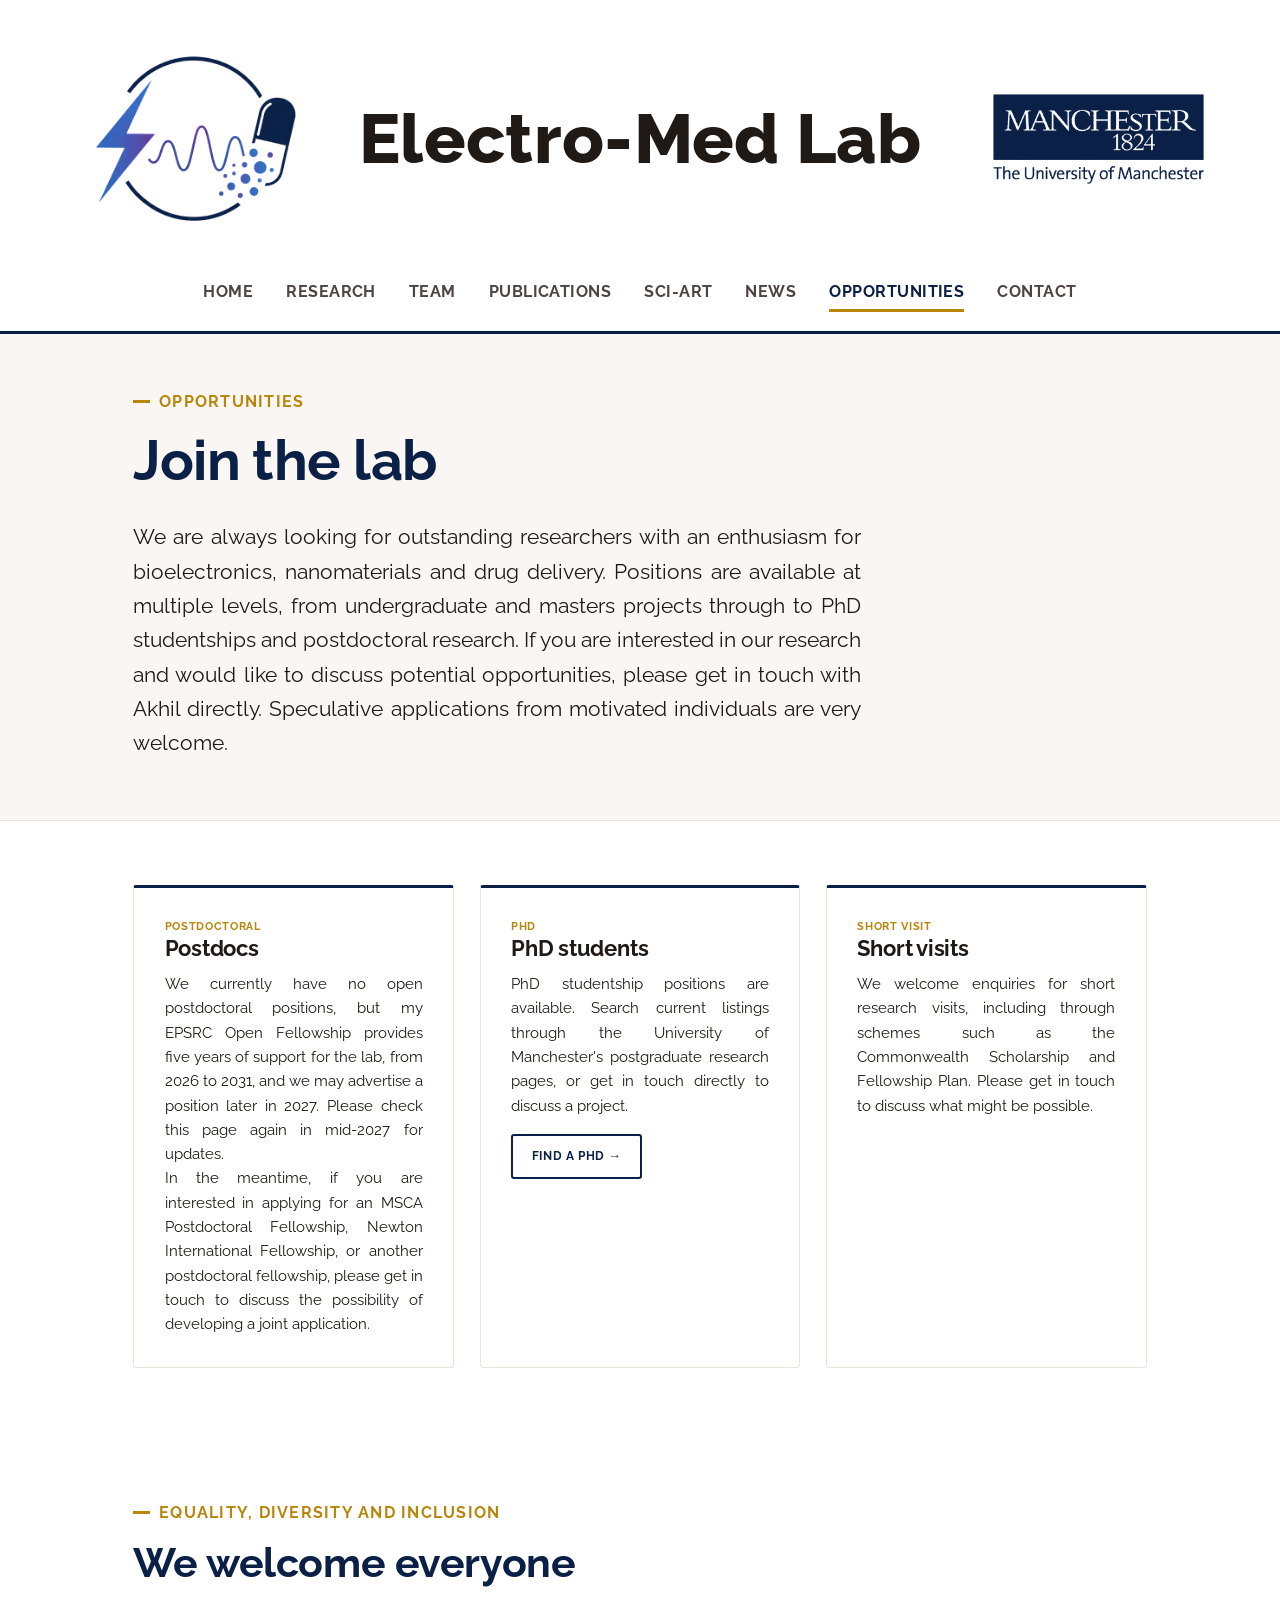
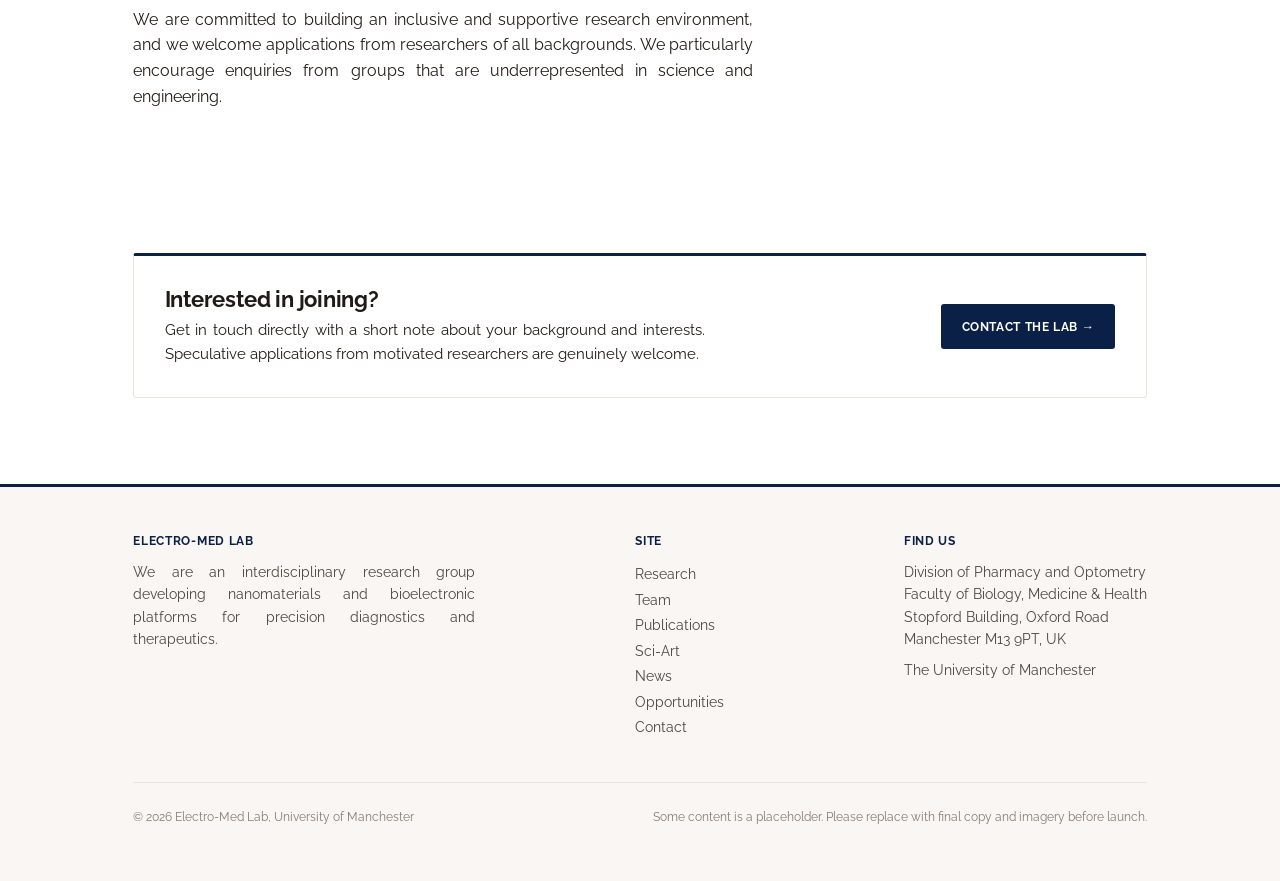
<file: opportunities.html>
<!doctype html>
<html lang="en">
<head>
<meta charset="utf-8">
<meta name="viewport" content="width=device-width, initial-scale=1.0">
<title>Opportunities — Electro-Med Lab · University of Manchester</title>
<meta name="description" content="PhD, MSc and postdoctoral opportunities in the Electro-Med Lab, University of Manchester.">
<link rel="preconnect" href="https://fonts.googleapis.com">
<link rel="preconnect" href="https://fonts.gstatic.com" crossorigin>
<link href="https://fonts.googleapis.com/css2?family=Raleway:ital,wght@0,400;0,500;0,600;0,700;0,800;1,400&display=swap" rel="stylesheet">
<link rel="icon" type="image/png" sizes="32x32" href="assets/favicon-32.png">
<link rel="apple-touch-icon" href="assets/favicon-180.png">
<link rel="stylesheet" href="styles.css">
</head>
<body>
<nav class="site-nav">
  <button class="nav-toggle" aria-expanded="false">Menu</button>
  <div class="nav-top wrap">
    <a class="nav-mark-link" href="index.html">
      <img class="mark" src="assets/logo-mark-real.png" alt="Electro-Med Lab mark">
    </a>
    <a class="brand" href="index.html">Electro-Med Lab</a>
    <div class="nav-spacer"><img src="assets/uom-logo.png" alt="The University of Manchester"></div>
  </div>
  <div class="nav-links wrap">
      <a href="index.html">Home</a>
      <a href="research.html">Research</a>
      <a href="team.html">Team</a>
      <a href="publications.html">Publications</a>
      <a href="art-of-science.html">Sci-Art</a>
      <a href="news.html">News</a>
      <a href="opportunities.html" aria-current="page">Opportunities</a>
      <a href="contact.html">Contact</a>
  </div>
  <div class="nav-mobile">
      <a href="index.html">Home</a>
      <a href="research.html">Research</a>
      <a href="team.html">Team</a>
      <a href="publications.html">Publications</a>
      <a href="art-of-science.html">Sci-Art</a>
      <a href="news.html">News</a>
      <a href="opportunities.html" aria-current="page">Opportunities</a>
      <a href="contact.html">Contact</a>
  </div>
</nav>
<main>

<section class="page-hero">
  <div class="wrap">
    <div class="eyebrow gold">Opportunities</div>
    <h1>Join the lab</h1>
    <p class="lede">We are always looking for outstanding researchers with an enthusiasm for bioelectronics, nanomaterials and drug delivery. Positions are available at multiple levels, from undergraduate and masters projects through to PhD studentships and postdoctoral research. If you are interested in our research and would like to discuss potential opportunities, please get in touch with Akhil directly. Speculative applications from motivated individuals are very welcome.</p>
  </div>
</section>

<section>
  <div class="wrap">
    <div class="grid cols-3">
      <div class="card">
        <div class="tag">Postdoctoral</div>
        <h3>Postdocs</h3>
        <p style="margin-bottom:0">We currently have no open postdoctoral positions, but my EPSRC Open Fellowship provides five years of support for the lab, from 2026 to 2031, and we may advertise a position later in 2027. Please check this page again in mid&#8209;2027 for updates.</p>
        <p style="margin-bottom:0">In the meantime, if you are interested in applying for an MSCA Postdoctoral Fellowship, Newton International Fellowship, or another postdoctoral fellowship, please get in touch to discuss the possibility of developing a joint application.</p>
      </div>
      <div class="card">
        <div class="tag">PhD</div>
        <h3>PhD students</h3>
        <p style="margin-bottom:0">PhD studentship positions are available. Search current listings through the University of Manchester's postgraduate research pages, or get in touch directly to discuss a project.</p>
        <div style="margin-top:1rem">
          <a class="btn btn-ghost" href="https://www.manchester.ac.uk/study/postgraduate-research/" target="_blank" rel="noopener">Find a PhD &rarr;</a>
        </div>
      </div>
      <div class="card">
        <div class="tag">Short visit</div>
        <h3>Short visits</h3>
        <p style="margin-bottom:0">We welcome enquiries for short research visits, including through schemes such as the Commonwealth Scholarship and Fellowship Plan. Please get in touch to discuss what might be possible.</p>
      </div>
    </div>
  </div>
</section>


<section>
  <div class="wrap">
    <div class="section-head">
      <div class="eyebrow">Equality, diversity and inclusion</div>
      <h2>We welcome everyone</h2>
      <p style="max-width:74ch">We are committed to building an inclusive and supportive research environment, and we welcome applications from researchers of all backgrounds. We particularly encourage enquiries from groups that are underrepresented in science and engineering.</p>
    </div>
  </div>
</section>

<section class="tight">
  <div class="wrap">
    <div class="card" style="display:flex;flex-wrap:wrap;gap:1.6rem;align-items:center;justify-content:space-between;">
      <div>
        <h3 style="margin-bottom:0.3em;">Interested in joining?</h3>
        <p style="margin-bottom:0;max-width:60ch;">Get in touch directly with a short note about your background and interests. Speculative applications from motivated researchers are genuinely welcome.</p>
      </div>
      <a class="btn btn-primary" href="contact.html">Contact the lab &rarr;</a>
    </div>
  </div>
</section>

</main>
<footer class="site-footer">
  <div class="wrap">
    <div class="footer-grid">
      <div>
        <h4>Electro-Med Lab</h4>
        <p style="max-width:38ch">We are an interdisciplinary research group developing nanomaterials and bioelectronic platforms for precision diagnostics and therapeutics.</p>
      </div>
      <div>
        <h4>Site</h4>
        <a href="research.html">Research</a><br>
        <a href="team.html">Team</a><br>
        <a href="publications.html">Publications</a><br>
        <a href="art-of-science.html">Sci-Art</a><br>
        <a href="news.html">News</a><br>
        <a href="opportunities.html">Opportunities</a><br>
        <a href="contact.html">Contact</a>
      </div>
      <div>
        <h4>Find us</h4>
        <p><span class="addr-line">Division of Pharmacy and Optometry</span><br><span class="addr-line">Faculty of Biology, Medicine &amp; Health</span><br>Stopford Building, Oxford Road<br>Manchester M13 9PT, UK</p>
        <p style="margin-bottom:0">The University of Manchester</p>
      </div>
    </div>
    <div class="footer-bottom">
      <span>&copy; <span data-current-year></span> Electro-Med Lab, University of Manchester</span>
      <span>Some content is a placeholder. Please replace with final copy and imagery before launch.</span>
    </div>
  </div>
</footer>
<script src="script.js"></script>
</body>
</html>
</file>
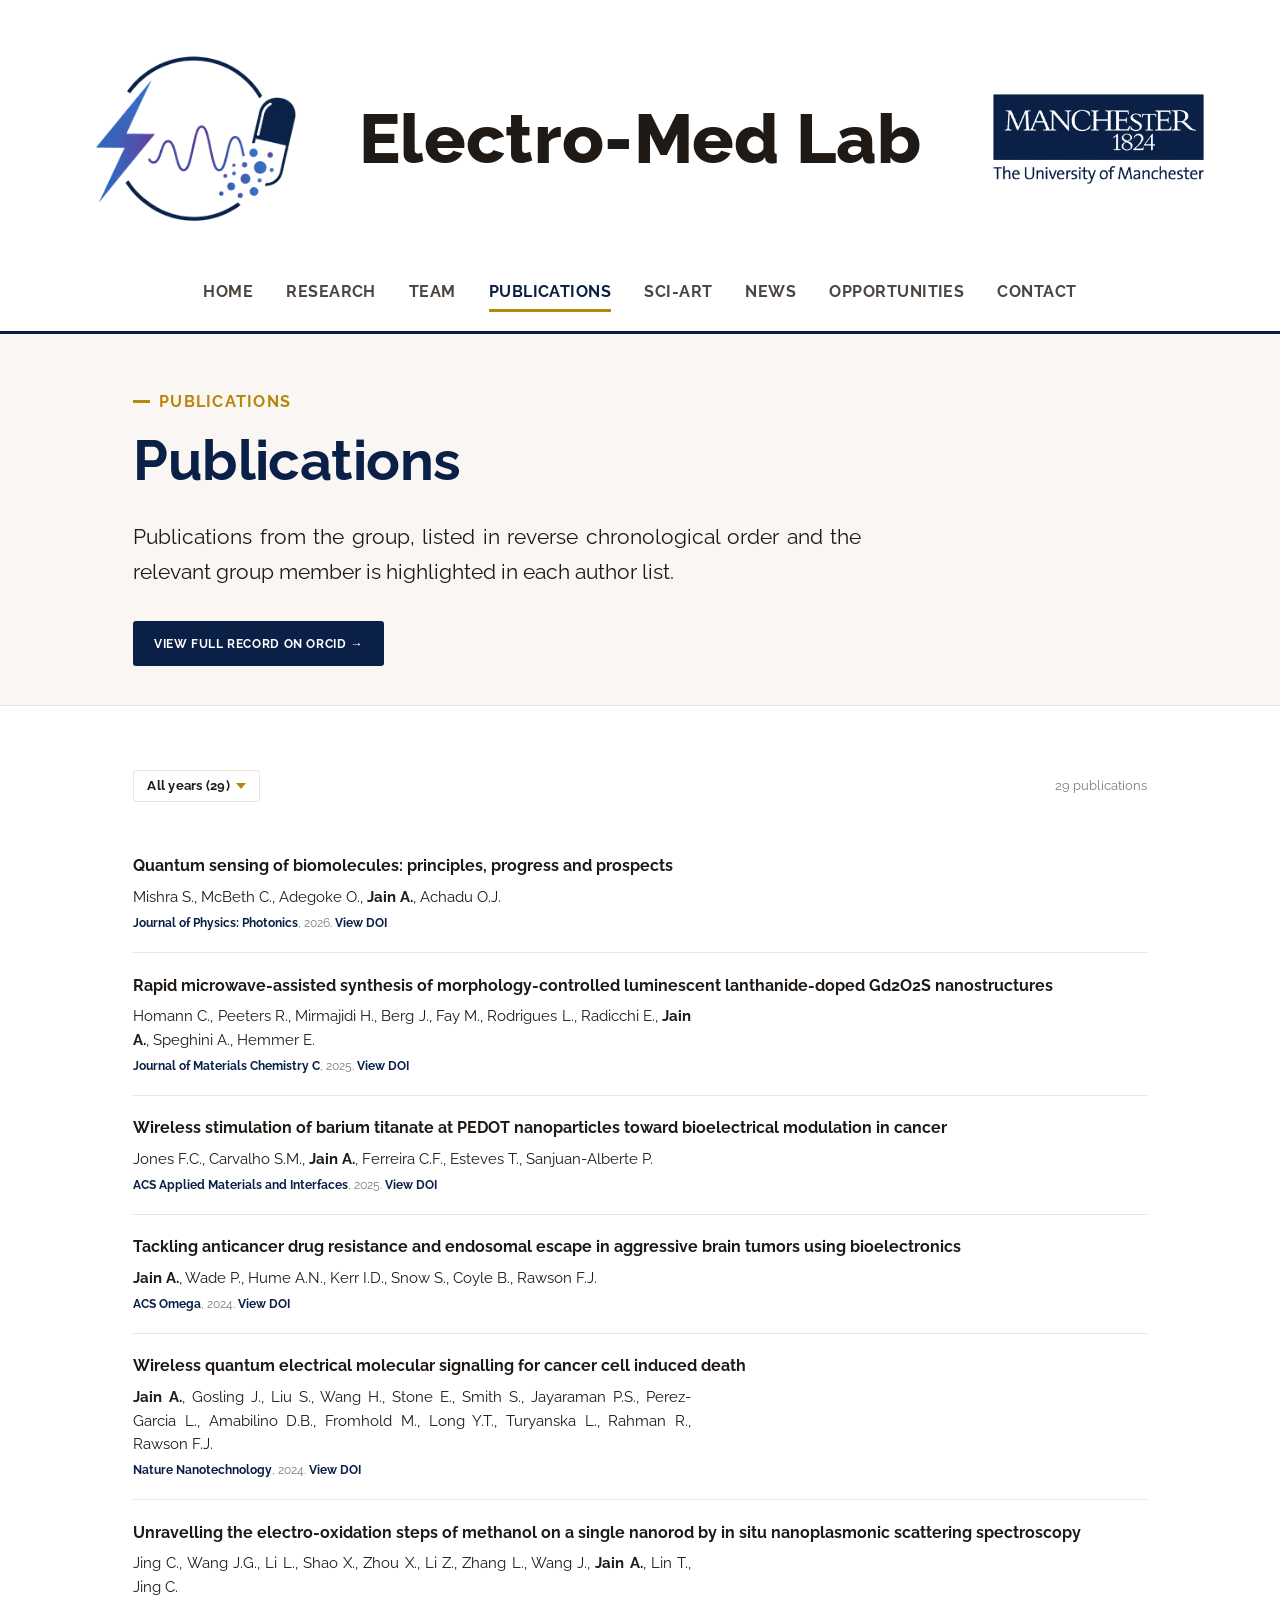
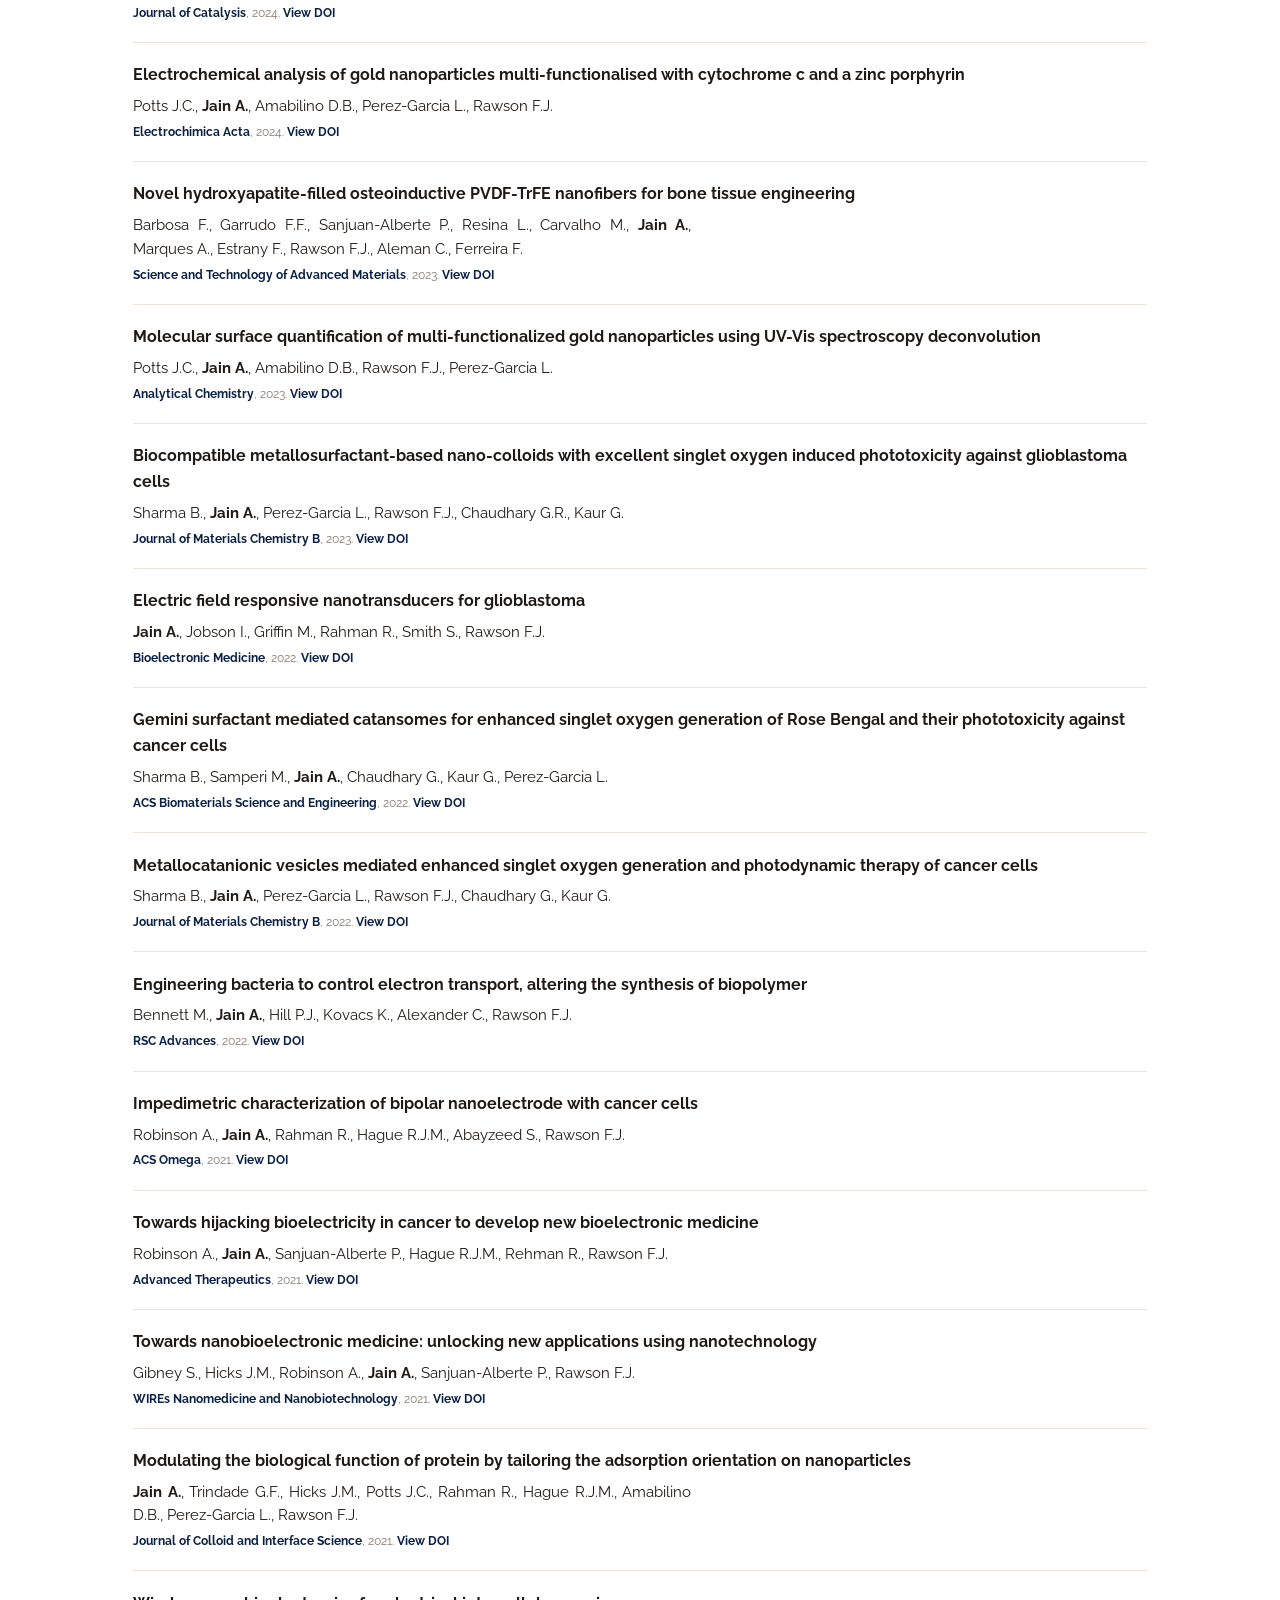
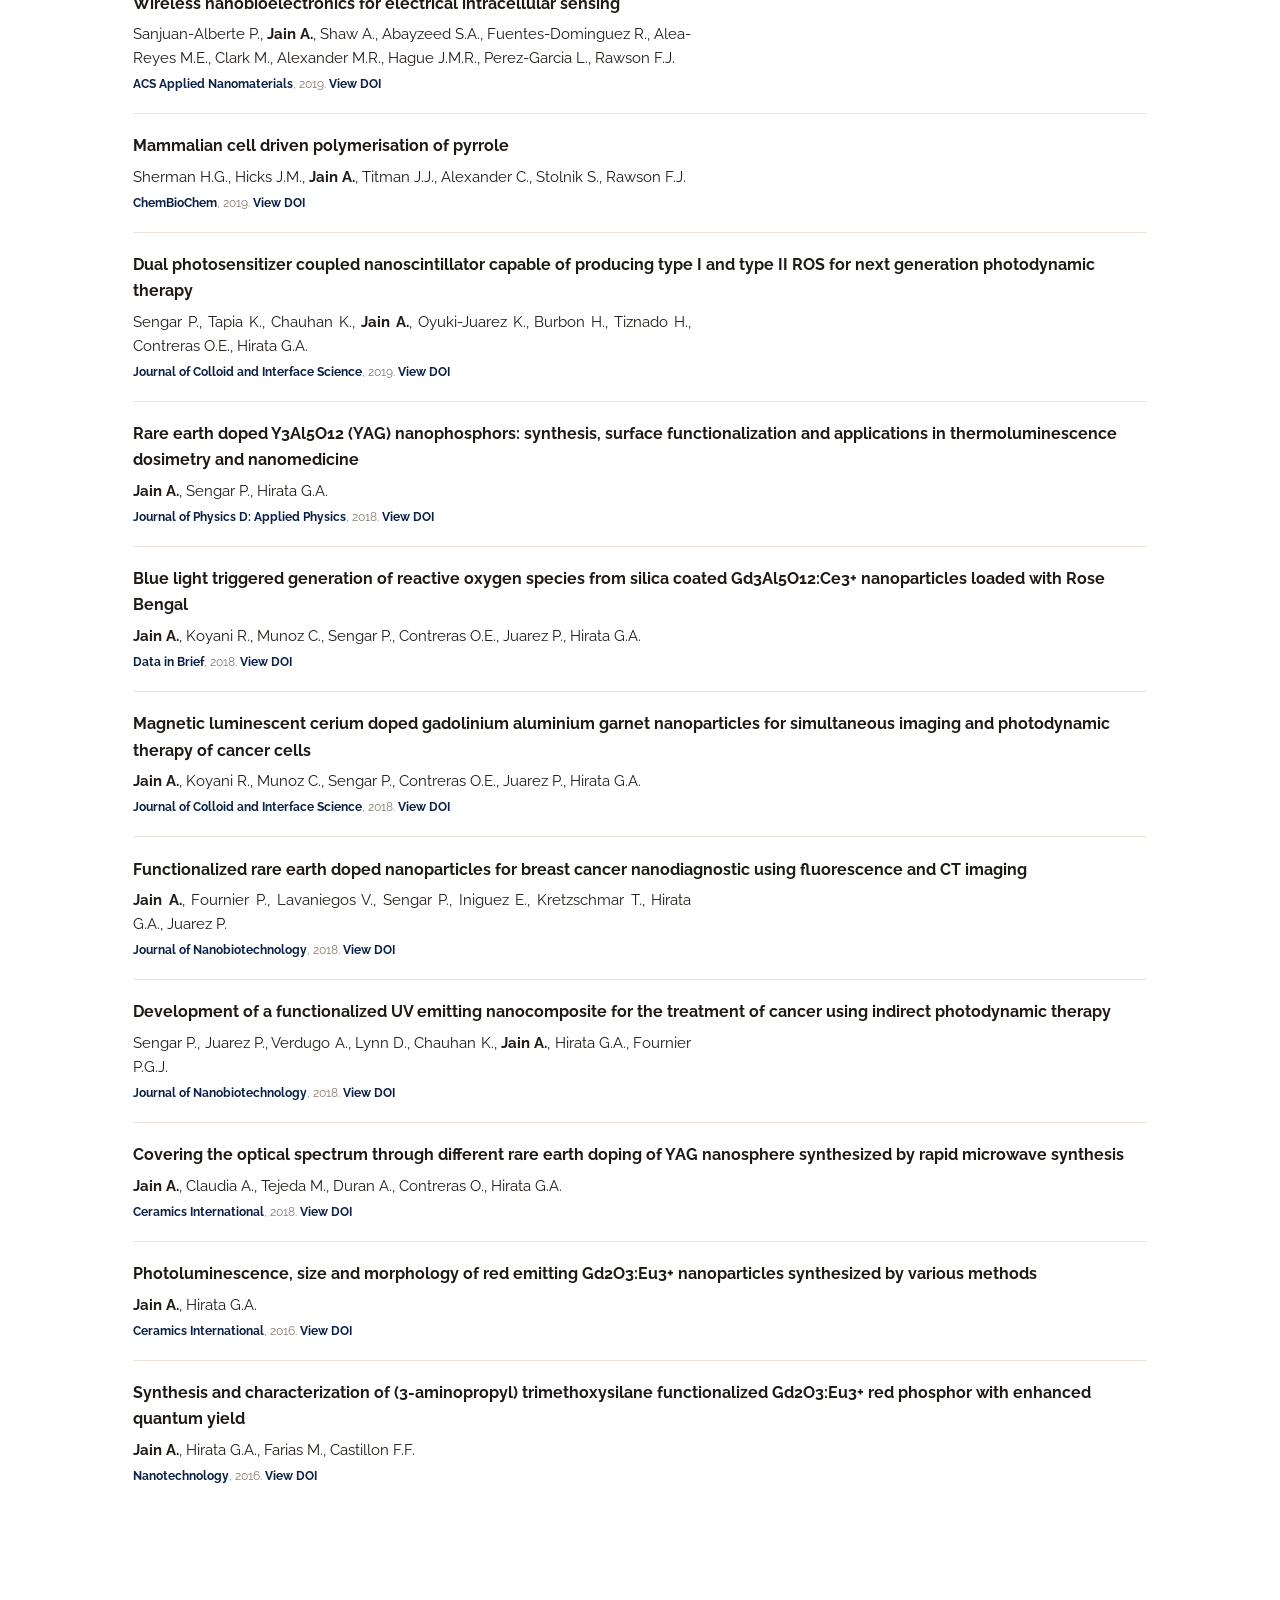
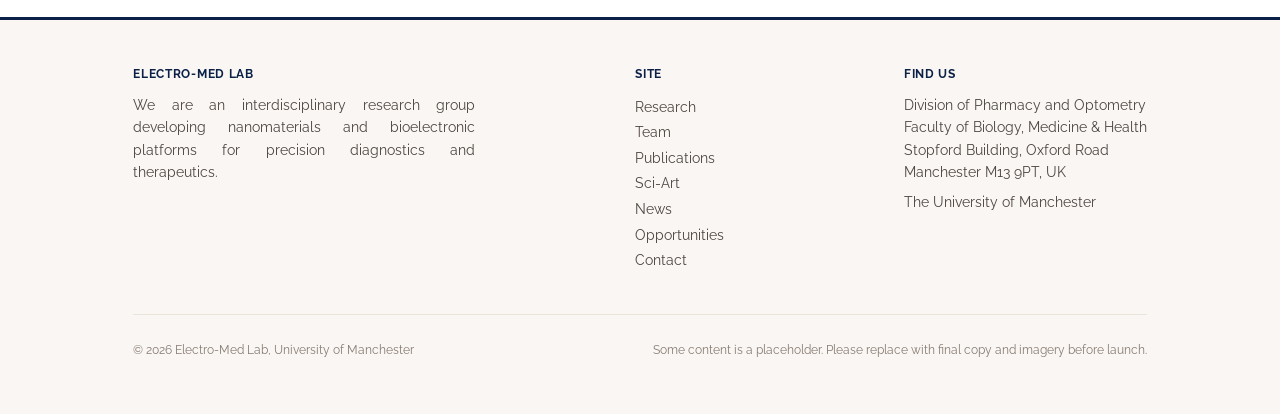
<file: publications.html>
<!doctype html>
<html lang="en">
<head>
<meta charset="utf-8">
<meta name="viewport" content="width=device-width, initial-scale=1.0">
<title>Publications — Electro-Med Lab · University of Manchester</title>
<meta name="description" content="Publications from the Electro-Med Lab, University of Manchester, linked to Akhil Jain's ORCID record.">
<link rel="preconnect" href="https://fonts.googleapis.com">
<link rel="preconnect" href="https://fonts.gstatic.com" crossorigin>
<link href="https://fonts.googleapis.com/css2?family=Raleway:ital,wght@0,400;0,500;0,600;0,700;0,800;1,400&display=swap" rel="stylesheet">
<link rel="icon" type="image/png" sizes="32x32" href="assets/favicon-32.png">
<link rel="apple-touch-icon" href="assets/favicon-180.png">
<link rel="stylesheet" href="styles.css">
</head>
<body>
<nav class="site-nav">
  <button class="nav-toggle" aria-expanded="false">Menu</button>
  <div class="nav-top wrap">
    <a class="nav-mark-link" href="index.html">
      <img class="mark" src="assets/logo-mark-real.png" alt="Electro-Med Lab mark">
    </a>
    <a class="brand" href="index.html">Electro-Med Lab</a>
    <div class="nav-spacer"><img src="assets/uom-logo.png" alt="The University of Manchester"></div>
  </div>
  <div class="nav-links wrap">
      <a href="index.html">Home</a>
      <a href="research.html">Research</a>
      <a href="team.html">Team</a>
      <a href="publications.html" aria-current="page">Publications</a>
      <a href="art-of-science.html">Sci-Art</a>
      <a href="news.html">News</a>
      <a href="opportunities.html">Opportunities</a>
      <a href="contact.html">Contact</a>
  </div>
  <div class="nav-mobile">
      <a href="index.html">Home</a>
      <a href="research.html">Research</a>
      <a href="team.html">Team</a>
      <a href="publications.html" aria-current="page">Publications</a>
      <a href="art-of-science.html">Sci-Art</a>
      <a href="news.html">News</a>
      <a href="opportunities.html">Opportunities</a>
      <a href="contact.html">Contact</a>
  </div>
</nav>
<main>

<section class="page-hero">
  <div class="wrap">
    <div class="eyebrow gold">Publications</div>
    <h1>Publications</h1>
    <p class="lede">Publications from the group, listed in reverse chronological order and the relevant group member is highlighted in each author list.</p>
    <div class="hero-actions">
      <a class="btn btn-primary" href="https://orcid.org/0000-0003-2019-2030" target="_blank" rel="noopener">View full record on ORCID &rarr;</a>
    </div>
  </div>
</section>

<section>
  <div class="wrap">
    <div class="pub-toolbar">
      <select id="pub-year-select" aria-label="Filter publications by year">
          <option value="all">All years (29)</option>
          <option value="2026">2026 (1)</option>
          <option value="2025">2025 (2)</option>
          <option value="2024">2024 (4)</option>
          <option value="2023">2023 (3)</option>
          <option value="2022">2022 (4)</option>
          <option value="2021">2021 (4)</option>
          <option value="2019">2019 (3)</option>
          <option value="2018">2018 (6)</option>
          <option value="2016">2016 (2)</option>
      </select>
      <span class="pub-count" id="pub-count">29 publications</span>
    </div>
    <div id="pub-list">
    <div class="pub-item" data-year="2026">
      <div class="pub-title">Quantum sensing of biomolecules: principles, progress and prospects</div>
      <p style="margin:0.3em 0;font-size:0.92rem;">Mishra S., McBeth C., Adegoke O., <strong>Jain A.</strong>, Achadu O.J.</p>
      <div class="pub-meta"><span class="journal">Journal of Physics: Photonics</span>, 2026. <a href="https://doi.org/10.1088/2515-7647/ae7c45" target="_blank" rel="noopener" style="color:var(--purple);font-weight:700;">View DOI</a></div>
    </div>
    <div class="pub-item" data-year="2025">
      <div class="pub-title">Rapid microwave-assisted synthesis of morphology-controlled luminescent lanthanide-doped Gd2O2S nanostructures</div>
      <p style="margin:0.3em 0;font-size:0.92rem;">Homann C., Peeters R., Mirmajidi H., Berg J., Fay M., Rodrigues L., Radicchi E., <strong>Jain A.</strong>, Speghini A., Hemmer E.</p>
      <div class="pub-meta"><span class="journal">Journal of Materials Chemistry C</span>, 2025. <a href="https://doi.org/10.1039/D5TC01646K" target="_blank" rel="noopener" style="color:var(--purple);font-weight:700;">View DOI</a></div>
    </div>
    <div class="pub-item" data-year="2025">
      <div class="pub-title">Wireless stimulation of barium titanate at PEDOT nanoparticles toward bioelectrical modulation in cancer</div>
      <p style="margin:0.3em 0;font-size:0.92rem;">Jones F.C., Carvalho S.M., <strong>Jain A.</strong>, Ferreira C.F., Esteves T., Sanjuan-Alberte P.</p>
      <div class="pub-meta"><span class="journal">ACS Applied Materials and Interfaces</span>, 2025. <a href="https://doi.org/10.1021/acsami.4c12387" target="_blank" rel="noopener" style="color:var(--purple);font-weight:700;">View DOI</a></div>
    </div>
    <div class="pub-item" data-year="2024">
      <div class="pub-title">Tackling anticancer drug resistance and endosomal escape in aggressive brain tumors using bioelectronics</div>
      <p style="margin:0.3em 0;font-size:0.92rem;"><strong>Jain A.</strong>, Wade P., Hume A.N., Kerr I.D., Snow S., Coyle B., Rawson F.J.</p>
      <div class="pub-meta"><span class="journal">ACS Omega</span>, 2024. <a href="https://doi.org/10.1021/acsomega.4c05794" target="_blank" rel="noopener" style="color:var(--purple);font-weight:700;">View DOI</a></div>
    </div>
    <div class="pub-item" data-year="2024">
      <div class="pub-title">Wireless quantum electrical molecular signalling for cancer cell induced death</div>
      <p style="margin:0.3em 0;font-size:0.92rem;"><strong>Jain A.</strong>, Gosling J., Liu S., Wang H., Stone E., Smith S., Jayaraman P.S., Perez-Garcia L., Amabilino D.B., Fromhold M., Long Y.T., Turyanska L., Rahman R., Rawson F.J.</p>
      <div class="pub-meta"><span class="journal">Nature Nanotechnology</span>, 2024. <a href="https://doi.org/10.1038/s41565-023-01496-y" target="_blank" rel="noopener" style="color:var(--purple);font-weight:700;">View DOI</a></div>
    </div>
    <div class="pub-item" data-year="2024">
      <div class="pub-title">Unravelling the electro-oxidation steps of methanol on a single nanorod by in situ nanoplasmonic scattering spectroscopy</div>
      <p style="margin:0.3em 0;font-size:0.92rem;">Jing C., Wang J.G., Li L., Shao X., Zhou X., Li Z., Zhang L., Wang J., <strong>Jain A.</strong>, Lin T., Jing C.</p>
      <div class="pub-meta"><span class="journal">Journal of Catalysis</span>, 2024. <a href="https://doi.org/10.1016/S1872-2067(23)64589-9" target="_blank" rel="noopener" style="color:var(--purple);font-weight:700;">View DOI</a></div>
    </div>
    <div class="pub-item" data-year="2024">
      <div class="pub-title">Electrochemical analysis of gold nanoparticles multi-functionalised with cytochrome c and a zinc porphyrin</div>
      <p style="margin:0.3em 0;font-size:0.92rem;">Potts J.C., <strong>Jain A.</strong>, Amabilino D.B., Perez-Garcia L., Rawson F.J.</p>
      <div class="pub-meta"><span class="journal">Electrochimica Acta</span>, 2024. <a href="https://doi.org/10.1016/j.electacta.2024.143868" target="_blank" rel="noopener" style="color:var(--purple);font-weight:700;">View DOI</a></div>
    </div>
    <div class="pub-item" data-year="2023">
      <div class="pub-title">Novel hydroxyapatite-filled osteoinductive PVDF-TrFE nanofibers for bone tissue engineering</div>
      <p style="margin:0.3em 0;font-size:0.92rem;">Barbosa F., Garrudo F.F., Sanjuan-Alberte P., Resina L., Carvalho M., <strong>Jain A.</strong>, Marques A., Estrany F., Rawson F.J., Aleman C., Ferreira F.</p>
      <div class="pub-meta"><span class="journal">Science and Technology of Advanced Materials</span>, 2023. <a href="https://doi.org/10.1080/14686996.2023.2242242" target="_blank" rel="noopener" style="color:var(--purple);font-weight:700;">View DOI</a></div>
    </div>
    <div class="pub-item" data-year="2023">
      <div class="pub-title">Molecular surface quantification of multi-functionalized gold nanoparticles using UV-Vis spectroscopy deconvolution</div>
      <p style="margin:0.3em 0;font-size:0.92rem;">Potts J.C., <strong>Jain A.</strong>, Amabilino D.B., Rawson F.J., Perez-Garcia L.</p>
      <div class="pub-meta"><span class="journal">Analytical Chemistry</span>, 2023. <a href="https://doi.org/10.1021/acs.analchem.3c01649" target="_blank" rel="noopener" style="color:var(--purple);font-weight:700;">View DOI</a></div>
    </div>
    <div class="pub-item" data-year="2023">
      <div class="pub-title">Biocompatible metallosurfactant-based nano-colloids with excellent singlet oxygen induced phototoxicity against glioblastoma cells</div>
      <p style="margin:0.3em 0;font-size:0.92rem;">Sharma B., <strong>Jain A.</strong>, Perez-Garcia L., Rawson F.J., Chaudhary G.R., Kaur G.</p>
      <div class="pub-meta"><span class="journal">Journal of Materials Chemistry B</span>, 2023. <a href="https://doi.org/10.1039/D2TB02730E" target="_blank" rel="noopener" style="color:var(--purple);font-weight:700;">View DOI</a></div>
    </div>
    <div class="pub-item" data-year="2022">
      <div class="pub-title">Electric field responsive nanotransducers for glioblastoma</div>
      <p style="margin:0.3em 0;font-size:0.92rem;"><strong>Jain A.</strong>, Jobson I., Griffin M., Rahman R., Smith S., Rawson F.J.</p>
      <div class="pub-meta"><span class="journal">Bioelectronic Medicine</span>, 2022. <a href="https://doi.org/10.1186/s42234-022-00099-7" target="_blank" rel="noopener" style="color:var(--purple);font-weight:700;">View DOI</a></div>
    </div>
    <div class="pub-item" data-year="2022">
      <div class="pub-title">Gemini surfactant mediated catansomes for enhanced singlet oxygen generation of Rose Bengal and their phototoxicity against cancer cells</div>
      <p style="margin:0.3em 0;font-size:0.92rem;">Sharma B., Samperi M., <strong>Jain A.</strong>, Chaudhary G., Kaur G., Perez-Garcia L.</p>
      <div class="pub-meta"><span class="journal">ACS Biomaterials Science and Engineering</span>, 2022. <a href="https://doi.org/10.1021/acsbiomaterials.2c00017" target="_blank" rel="noopener" style="color:var(--purple);font-weight:700;">View DOI</a></div>
    </div>
    <div class="pub-item" data-year="2022">
      <div class="pub-title">Metallocatanionic vesicles mediated enhanced singlet oxygen generation and photodynamic therapy of cancer cells</div>
      <p style="margin:0.3em 0;font-size:0.92rem;">Sharma B., <strong>Jain A.</strong>, Perez-Garcia L., Rawson F.J., Chaudhary G., Kaur G.</p>
      <div class="pub-meta"><span class="journal">Journal of Materials Chemistry B</span>, 2022. <a href="https://doi.org/10.1039/D2TB00011C" target="_blank" rel="noopener" style="color:var(--purple);font-weight:700;">View DOI</a></div>
    </div>
    <div class="pub-item" data-year="2022">
      <div class="pub-title">Engineering bacteria to control electron transport, altering the synthesis of biopolymer</div>
      <p style="margin:0.3em 0;font-size:0.92rem;">Bennett M., <strong>Jain A.</strong>, Hill P.J., Kovacs K., Alexander C., Rawson F.J.</p>
      <div class="pub-meta"><span class="journal">RSC Advances</span>, 2022. <a href="https://doi.org/10.1039/D1RA06403G" target="_blank" rel="noopener" style="color:var(--purple);font-weight:700;">View DOI</a></div>
    </div>
    <div class="pub-item" data-year="2021">
      <div class="pub-title">Impedimetric characterization of bipolar nanoelectrode with cancer cells</div>
      <p style="margin:0.3em 0;font-size:0.92rem;">Robinson A., <strong>Jain A.</strong>, Rahman R., Hague R.J.M., Abayzeed S., Rawson F.J.</p>
      <div class="pub-meta"><span class="journal">ACS Omega</span>, 2021. <a href="https://doi.org/10.1021/acsomega.1c03547" target="_blank" rel="noopener" style="color:var(--purple);font-weight:700;">View DOI</a></div>
    </div>
    <div class="pub-item" data-year="2021">
      <div class="pub-title">Towards hijacking bioelectricity in cancer to develop new bioelectronic medicine</div>
      <p style="margin:0.3em 0;font-size:0.92rem;">Robinson A., <strong>Jain A.</strong>, Sanjuan-Alberte P., Hague R.J.M., Rehman R., Rawson F.J.</p>
      <div class="pub-meta"><span class="journal">Advanced Therapeutics</span>, 2021. <a href="https://doi.org/10.1002/adtp.202000248" target="_blank" rel="noopener" style="color:var(--purple);font-weight:700;">View DOI</a></div>
    </div>
    <div class="pub-item" data-year="2021">
      <div class="pub-title">Towards nanobioelectronic medicine: unlocking new applications using nanotechnology</div>
      <p style="margin:0.3em 0;font-size:0.92rem;">Gibney S., Hicks J.M., Robinson A., <strong>Jain A.</strong>, Sanjuan-Alberte P., Rawson F.J.</p>
      <div class="pub-meta"><span class="journal">WIREs Nanomedicine and Nanobiotechnology</span>, 2021. <a href="https://doi.org/10.1002/wnan.1693" target="_blank" rel="noopener" style="color:var(--purple);font-weight:700;">View DOI</a></div>
    </div>
    <div class="pub-item" data-year="2021">
      <div class="pub-title">Modulating the biological function of protein by tailoring the adsorption orientation on nanoparticles</div>
      <p style="margin:0.3em 0;font-size:0.92rem;"><strong>Jain A.</strong>, Trindade G.F., Hicks J.M., Potts J.C., Rahman R., Hague R.J.M., Amabilino D.B., Perez-Garcia L., Rawson F.J.</p>
      <div class="pub-meta"><span class="journal">Journal of Colloid and Interface Science</span>, 2021. <a href="https://doi.org/10.1016/j.jcis.2020.12.025" target="_blank" rel="noopener" style="color:var(--purple);font-weight:700;">View DOI</a></div>
    </div>
    <div class="pub-item" data-year="2019">
      <div class="pub-title">Wireless nanobioelectronics for electrical intracellular sensing</div>
      <p style="margin:0.3em 0;font-size:0.92rem;">Sanjuan-Alberte P., <strong>Jain A.</strong>, Shaw A., Abayzeed S.A., Fuentes-Dominguez R., Alea-Reyes M.E., Clark M., Alexander M.R., Hague J.M.R., Perez-Garcia L., Rawson F.J.</p>
      <div class="pub-meta"><span class="journal">ACS Applied Nanomaterials</span>, 2019. <a href="https://doi.org/10.1021/acsanm.9b01374" target="_blank" rel="noopener" style="color:var(--purple);font-weight:700;">View DOI</a></div>
    </div>
    <div class="pub-item" data-year="2019">
      <div class="pub-title">Mammalian cell driven polymerisation of pyrrole</div>
      <p style="margin:0.3em 0;font-size:0.92rem;">Sherman H.G., Hicks J.M., <strong>Jain A.</strong>, Titman J.J., Alexander C., Stolnik S., Rawson F.J.</p>
      <div class="pub-meta"><span class="journal">ChemBioChem</span>, 2019. <a href="https://doi.org/10.1002/cbic.201800630" target="_blank" rel="noopener" style="color:var(--purple);font-weight:700;">View DOI</a></div>
    </div>
    <div class="pub-item" data-year="2019">
      <div class="pub-title">Dual photosensitizer coupled nanoscintillator capable of producing type I and type II ROS for next generation photodynamic therapy</div>
      <p style="margin:0.3em 0;font-size:0.92rem;">Sengar P., Tapia K., Chauhan K., <strong>Jain A.</strong>, Oyuki-Juarez K., Burbon H., Tiznado H., Contreras O.E., Hirata G.A.</p>
      <div class="pub-meta"><span class="journal">Journal of Colloid and Interface Science</span>, 2019. <a href="https://doi.org/10.1016/j.jcis.2018.10.090" target="_blank" rel="noopener" style="color:var(--purple);font-weight:700;">View DOI</a></div>
    </div>
    <div class="pub-item" data-year="2018">
      <div class="pub-title">Rare earth doped Y3Al5O12 (YAG) nanophosphors: synthesis, surface functionalization and applications in thermoluminescence dosimetry and nanomedicine</div>
      <p style="margin:0.3em 0;font-size:0.92rem;"><strong>Jain A.</strong>, Sengar P., Hirata G.A.</p>
      <div class="pub-meta"><span class="journal">Journal of Physics D: Applied Physics</span>, 2018. <a href="https://doi.org/10.1088/1361-6463/aaca49" target="_blank" rel="noopener" style="color:var(--purple);font-weight:700;">View DOI</a></div>
    </div>
    <div class="pub-item" data-year="2018">
      <div class="pub-title">Blue light triggered generation of reactive oxygen species from silica coated Gd3Al5O12:Ce3+ nanoparticles loaded with Rose Bengal</div>
      <p style="margin:0.3em 0;font-size:0.92rem;"><strong>Jain A.</strong>, Koyani R., Munoz C., Sengar P., Contreras O.E., Juarez P., Hirata G.A.</p>
      <div class="pub-meta"><span class="journal">Data in Brief</span>, 2018. <a href="https://doi.org/10.1016/j.dib.2018.08.072" target="_blank" rel="noopener" style="color:var(--purple);font-weight:700;">View DOI</a></div>
    </div>
    <div class="pub-item" data-year="2018">
      <div class="pub-title">Magnetic luminescent cerium doped gadolinium aluminium garnet nanoparticles for simultaneous imaging and photodynamic therapy of cancer cells</div>
      <p style="margin:0.3em 0;font-size:0.92rem;"><strong>Jain A.</strong>, Koyani R., Munoz C., Sengar P., Contreras O.E., Juarez P., Hirata G.A.</p>
      <div class="pub-meta"><span class="journal">Journal of Colloid and Interface Science</span>, 2018. <a href="https://doi.org/10.1016/j.jcis.2018.04.100" target="_blank" rel="noopener" style="color:var(--purple);font-weight:700;">View DOI</a></div>
    </div>
    <div class="pub-item" data-year="2018">
      <div class="pub-title">Functionalized rare earth doped nanoparticles for breast cancer nanodiagnostic using fluorescence and CT imaging</div>
      <p style="margin:0.3em 0;font-size:0.92rem;"><strong>Jain A.</strong>, Fournier P., Lavaniegos V., Sengar P., Iniguez E., Kretzschmar T., Hirata G.A., Juarez P.</p>
      <div class="pub-meta"><span class="journal">Journal of Nanobiotechnology</span>, 2018. <a href="https://doi.org/10.1186/s12951-018-0359-9" target="_blank" rel="noopener" style="color:var(--purple);font-weight:700;">View DOI</a></div>
    </div>
    <div class="pub-item" data-year="2018">
      <div class="pub-title">Development of a functionalized UV emitting nanocomposite for the treatment of cancer using indirect photodynamic therapy</div>
      <p style="margin:0.3em 0;font-size:0.92rem;">Sengar P., Juarez P., Verdugo A., Lynn D., Chauhan K., <strong>Jain A.</strong>, Hirata G.A., Fournier P.G.J.</p>
      <div class="pub-meta"><span class="journal">Journal of Nanobiotechnology</span>, 2018. <a href="https://doi.org/10.1186/s12951-018-0344-3" target="_blank" rel="noopener" style="color:var(--purple);font-weight:700;">View DOI</a></div>
    </div>
    <div class="pub-item" data-year="2018">
      <div class="pub-title">Covering the optical spectrum through different rare earth doping of YAG nanosphere synthesized by rapid microwave synthesis</div>
      <p style="margin:0.3em 0;font-size:0.92rem;"><strong>Jain A.</strong>, Claudia A., Tejeda M., Duran A., Contreras O., Hirata G.A.</p>
      <div class="pub-meta"><span class="journal">Ceramics International</span>, 2018. <a href="https://doi.org/10.1016/j.ceramint.2017.10.127" target="_blank" rel="noopener" style="color:var(--purple);font-weight:700;">View DOI</a></div>
    </div>
    <div class="pub-item" data-year="2016">
      <div class="pub-title">Photoluminescence, size and morphology of red emitting Gd2O3:Eu3+ nanoparticles synthesized by various methods</div>
      <p style="margin:0.3em 0;font-size:0.92rem;"><strong>Jain A.</strong>, Hirata G.A.</p>
      <div class="pub-meta"><span class="journal">Ceramics International</span>, 2016. <a href="https://doi.org/10.1016/j.ceramint.2016.01.053" target="_blank" rel="noopener" style="color:var(--purple);font-weight:700;">View DOI</a></div>
    </div>
    <div class="pub-item" data-year="2016">
      <div class="pub-title">Synthesis and characterization of (3-aminopropyl) trimethoxysilane functionalized Gd2O3:Eu3+ red phosphor with enhanced quantum yield</div>
      <p style="margin:0.3em 0;font-size:0.92rem;"><strong>Jain A.</strong>, Hirata G.A., Farias M., Castillon F.F.</p>
      <div class="pub-meta"><span class="journal">Nanotechnology</span>, 2016. <a href="https://doi.org/10.1088/0957-4484/27/6/065601" target="_blank" rel="noopener" style="color:var(--purple);font-weight:700;">View DOI</a></div>
    </div>
    </div>
  </div>
</section>

</main>
<footer class="site-footer">
  <div class="wrap">
    <div class="footer-grid">
      <div>
        <h4>Electro-Med Lab</h4>
        <p style="max-width:38ch">We are an interdisciplinary research group developing nanomaterials and bioelectronic platforms for precision diagnostics and therapeutics.</p>
      </div>
      <div>
        <h4>Site</h4>
        <a href="research.html">Research</a><br>
        <a href="team.html">Team</a><br>
        <a href="publications.html">Publications</a><br>
        <a href="art-of-science.html">Sci-Art</a><br>
        <a href="news.html">News</a><br>
        <a href="opportunities.html">Opportunities</a><br>
        <a href="contact.html">Contact</a>
      </div>
      <div>
        <h4>Find us</h4>
        <p><span class="addr-line">Division of Pharmacy and Optometry</span><br><span class="addr-line">Faculty of Biology, Medicine &amp; Health</span><br>Stopford Building, Oxford Road<br>Manchester M13 9PT, UK</p>
        <p style="margin-bottom:0">The University of Manchester</p>
      </div>
    </div>
    <div class="footer-bottom">
      <span>&copy; <span data-current-year></span> Electro-Med Lab, University of Manchester</span>
      <span>Some content is a placeholder. Please replace with final copy and imagery before launch.</span>
    </div>
  </div>
</footer>
<script src="script.js"></script>
</body>
</html>
</file>
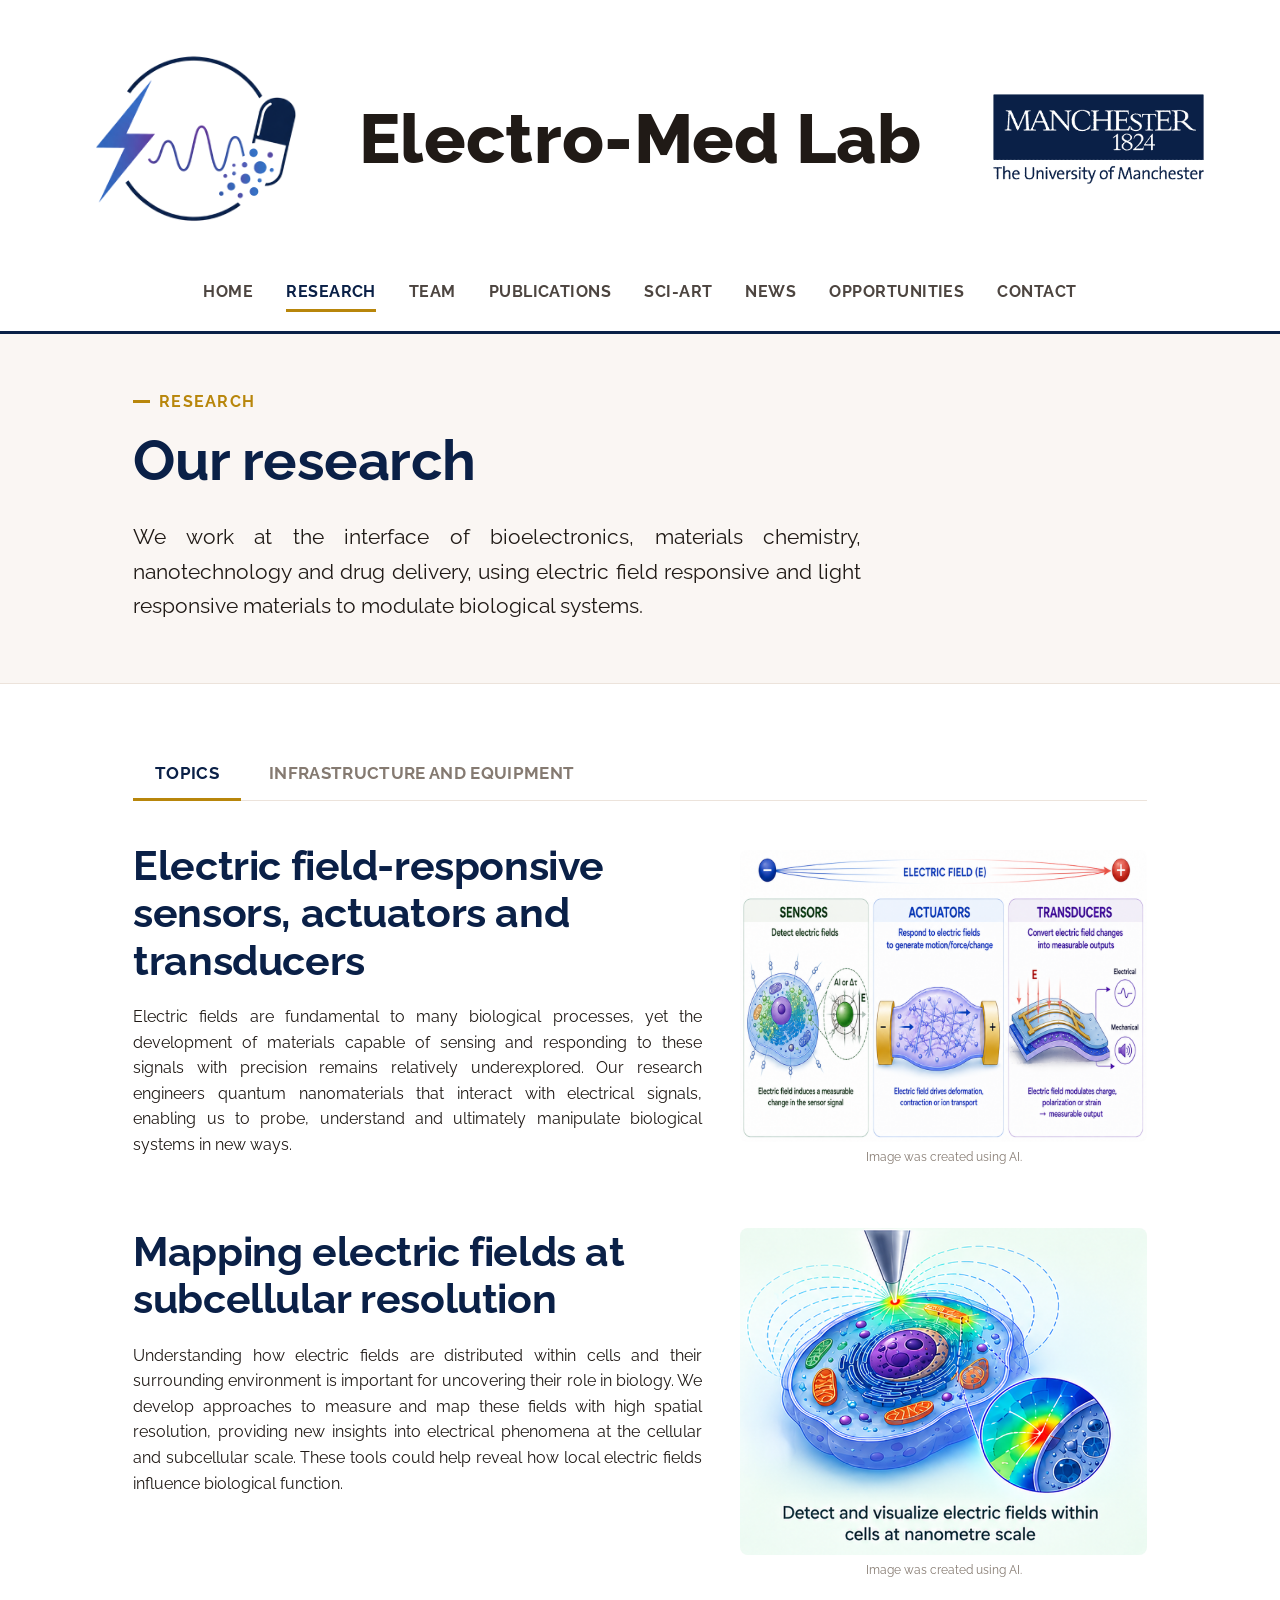
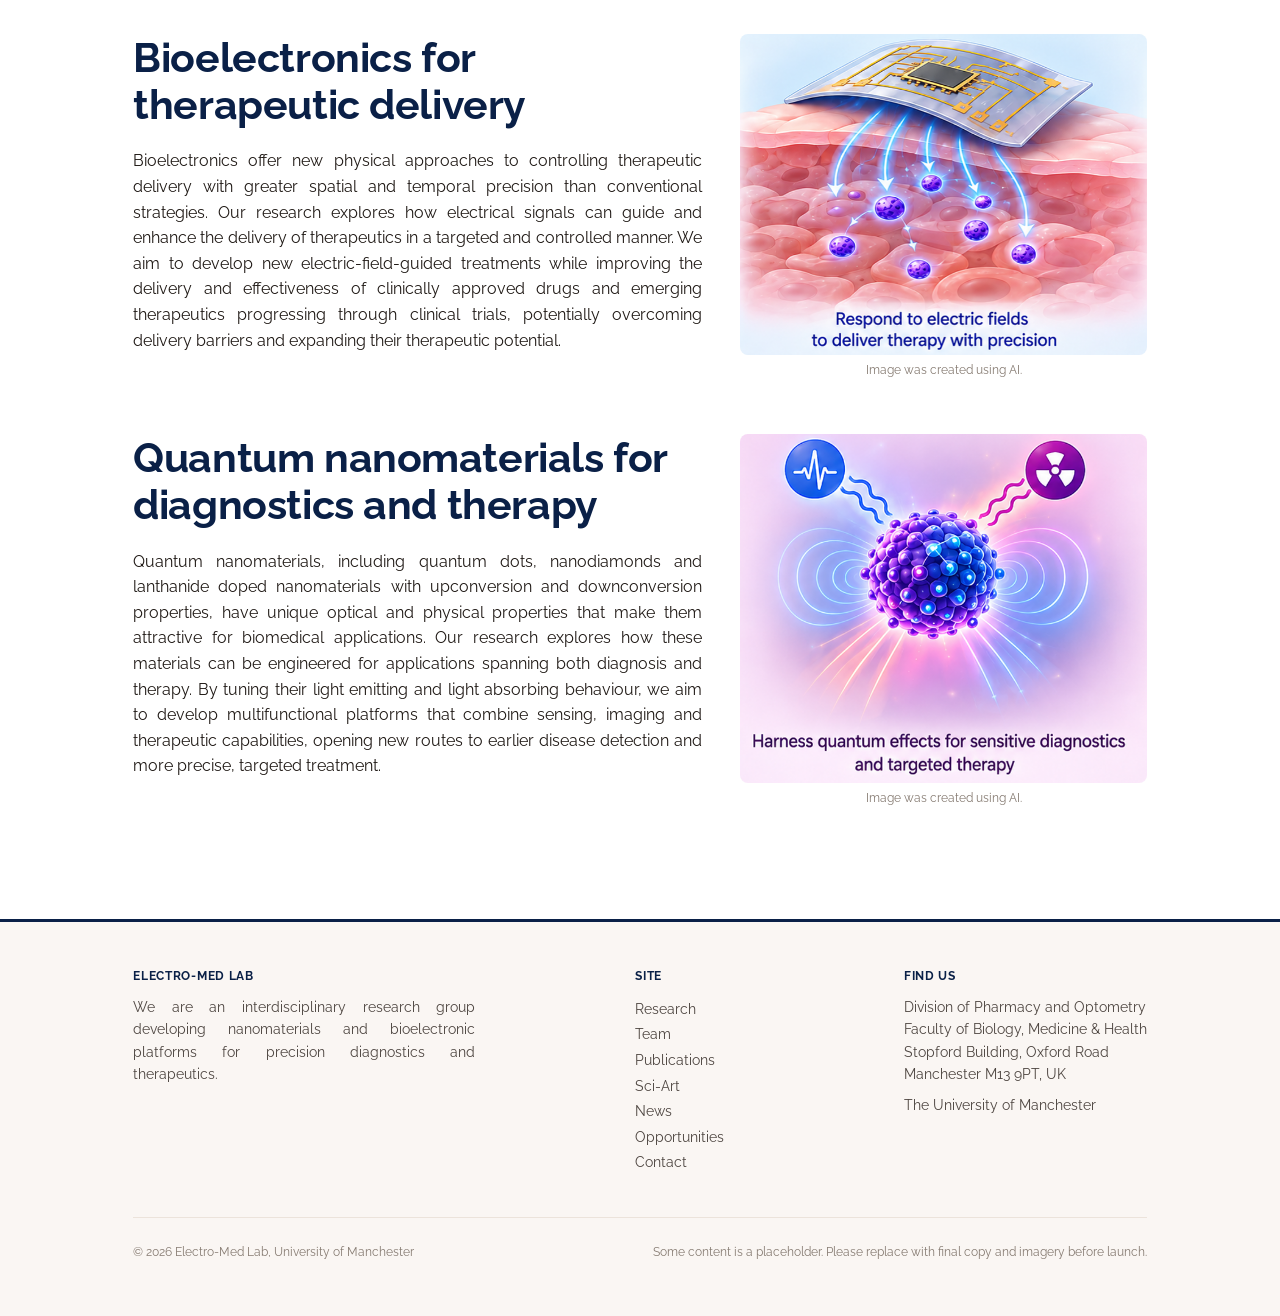
<file: research.html>
<!doctype html>
<html lang="en">
<head>
<meta charset="utf-8">
<meta name="viewport" content="width=device-width, initial-scale=1.0">
<title>Research — Electro-Med Lab · University of Manchester</title>
<meta name="description" content="Research topics and infrastructure in the Electro-Med Lab, University of Manchester.">
<link rel="preconnect" href="https://fonts.googleapis.com">
<link rel="preconnect" href="https://fonts.gstatic.com" crossorigin>
<link href="https://fonts.googleapis.com/css2?family=Raleway:ital,wght@0,400;0,500;0,600;0,700;0,800;1,400&display=swap" rel="stylesheet">
<link rel="icon" type="image/png" sizes="32x32" href="assets/favicon-32.png">
<link rel="apple-touch-icon" href="assets/favicon-180.png">
<link rel="stylesheet" href="styles.css">
</head>
<body>
<nav class="site-nav">
  <button class="nav-toggle" aria-expanded="false">Menu</button>
  <div class="nav-top wrap">
    <a class="nav-mark-link" href="index.html">
      <img class="mark" src="assets/logo-mark-real.png" alt="Electro-Med Lab mark">
    </a>
    <a class="brand" href="index.html">Electro-Med Lab</a>
    <div class="nav-spacer"><img src="assets/uom-logo.png" alt="The University of Manchester"></div>
  </div>
  <div class="nav-links wrap">
      <a href="index.html">Home</a>
      <a href="research.html" aria-current="page">Research</a>
      <a href="team.html">Team</a>
      <a href="publications.html">Publications</a>
      <a href="art-of-science.html">Sci-Art</a>
      <a href="news.html">News</a>
      <a href="opportunities.html">Opportunities</a>
      <a href="contact.html">Contact</a>
  </div>
  <div class="nav-mobile">
      <a href="index.html">Home</a>
      <a href="research.html" aria-current="page">Research</a>
      <a href="team.html">Team</a>
      <a href="publications.html">Publications</a>
      <a href="art-of-science.html">Sci-Art</a>
      <a href="news.html">News</a>
      <a href="opportunities.html">Opportunities</a>
      <a href="contact.html">Contact</a>
  </div>
</nav>
<main>

<section class="page-hero">
  <div class="wrap">
    <div class="eyebrow">Research</div>
    <h1>Our research</h1>
    <p class="lede">We work at the interface of bioelectronics, materials chemistry, nanotechnology and drug delivery, using electric field responsive and light responsive materials to modulate biological systems.</p>
  </div>
</section>

<section>
  <div class="wrap">
    <div class="tabs" data-group="research">
      <button class="tab-btn active" data-tab="topics">Topics</button>
      <button class="tab-btn" data-tab="infrastructure">Infrastructure and equipment</button>
    </div>

    <div class="tab-panel active" data-group="research" data-tab="topics">
      <div class="grid" style="grid-template-columns:1fr;gap:3.4rem;">

        <article class="topic-row">
          <div>
            <h2>Electric field&#8209;responsive sensors, actuators and transducers</h2>
            <p style="max-width:74ch">Electric fields are fundamental to many biological processes, yet the development of materials capable of sensing and responding to these signals with precision remains relatively underexplored. Our research engineers quantum nanomaterials that interact with electrical signals, enabling us to probe, understand and ultimately manipulate biological systems in new ways.</p>
          </div>
          <figure class="wide-fit wide-fit-stretch">
            <div class="stretch-img-wrap">
              <img src="assets/topic-sensors-actuators-transducers.png" alt="Diagram showing electric field responsive sensors, actuators and transducers">
            </div>
            <figcaption style="font-family:var(--f-mono);font-size:0.72rem;color:var(--text-faint);margin-top:0.5em;">Image was created using AI.</figcaption>
          </figure>
        </article>

        <article class="topic-row">
          <div>
            <h2>Mapping electric fields at subcellular resolution</h2>
            <p style="max-width:74ch">Understanding how electric fields are distributed within cells and their surrounding environment is important for uncovering their role in biology. We develop approaches to measure and map these fields with high spatial resolution, providing new insights into electrical phenomena at the cellular and subcellular scale. These tools could help reveal how local electric fields influence biological function.</p>
          </div>
          <figure class="wide-fit">
            <img src="assets/topic-mapping-fields.png" alt="Illustration of a probe detecting and visualising electric fields within a cell at nanometre scale" style="width:100%;">
            <figcaption style="font-family:var(--f-mono);font-size:0.72rem;color:var(--text-faint);margin-top:0.5em;">Image was created using AI.</figcaption>
          </figure>
        </article>

        <article class="topic-row">
          <div>
            <h2>Bioelectronics for therapeutic delivery</h2>
            <p style="max-width:74ch">Bioelectronics offer new physical approaches to controlling therapeutic delivery with greater spatial and temporal precision than conventional strategies. Our research explores how electrical signals can guide and enhance the delivery of therapeutics in a targeted and controlled manner. We aim to develop new electric&#8209;field&#8209;guided treatments while improving the delivery and effectiveness of clinically approved drugs and emerging therapeutics progressing through clinical trials, potentially overcoming delivery barriers and expanding their therapeutic potential.</p>
          </div>
          <figure class="wide-fit">
            <img src="assets/topic-bioelectronics-delivery.png" alt="Illustration of a flexible bioelectronic chip delivering therapy to cells in response to electric fields" style="width:100%;">
            <figcaption style="font-family:var(--f-mono);font-size:0.72rem;color:var(--text-faint);margin-top:0.5em;">Image was created using AI.</figcaption>
          </figure>
        </article>

        <article class="topic-row">
          <div>
            <h2>Quantum nanomaterials for diagnostics and therapy</h2>
            <p style="max-width:74ch">Quantum nanomaterials, including quantum dots, nanodiamonds and lanthanide doped nanomaterials with upconversion and downconversion properties, have unique optical and physical properties that make them attractive for biomedical applications. Our research explores how these materials can be engineered for applications spanning both diagnosis and therapy. By tuning their light emitting and light absorbing behaviour, we aim to develop multifunctional platforms that combine sensing, imaging and therapeutic capabilities, opening new routes to earlier disease detection and more precise, targeted treatment.</p>
          </div>
          <figure class="wide-fit">
            <img src="assets/topic-quantum-nanomaterials.png" alt="Illustration of a quantum nanomaterial harnessing quantum effects for diagnostics and targeted therapy" style="width:100%;">
            <figcaption style="font-family:var(--f-mono);font-size:0.72rem;color:var(--text-faint);margin-top:0.5em;">Image was created using AI.</figcaption>
          </figure>
        </article>

      </div>
    </div>

    <div class="tab-panel" data-group="research" data-tab="infrastructure">
      <div class="grid" style="grid-template-columns:1fr;gap:2.6rem;">

        <div class="card">
          <div class="tag">Materials synthesis</div>
          <h3>1. CEM Discover 2.0 microwave reactor</h3>
          <p>A versatile platform for rapid and reproducible synthesis of advanced nanomaterials and functional materials.</p>
          <ul class="brand-list">
            <li><strong>Rapid microwave synthesis.</strong> Reactions are completed in minutes rather than hours.</li>
            <li><strong>Precise temperature control</strong> with iWave sensor technology.</li>
            <li><strong>Small scale screening through to scale up</strong>, from 200 microlitres to 100 millilitres.</li>
            <li><strong>Real time reaction monitoring and recording</strong> with an integrated camera.</li>
            <li><strong>Automated reaction handling</strong> for higher throughput synthesis.</li>
          </ul>
        </div>

        <div class="card">
          <div class="tag">Fluorescence microscope</div>
          <h3>2. Zeiss Axiovert 7</h3>
          <p style="margin-bottom:0">A newly commissioned Zeiss Axiovert 7 fluorescence microscope supports DAPI, GFP and Cy5 imaging with phase contrast, for both live and fixed cells in glass or polymer bottom dishes, including multiposition time lapse imaging over periods of up to 24 hours. The facility is now running within the lab, secured through divisional funding.</p>
        </div>

        <div class="card">
          <div class="tag">Electrical characterisation</div>
          <h3>3. Ossila four point probe conductivity meter</h3>
          <p style="margin-bottom:0">Used to measure the sheet resistance and electrical conductivity of thin films and coated materials, supporting the characterisation of conductive nanomaterials and coatings developed by the group.</p>
        </div>

        <div class="card">
          <div class="tag">Signal generation</div>
          <h3>4. RS Pro function generators, AC and DC</h3>
          <p style="margin-bottom:0">Used to generate precise alternating current and direct current electrical waveforms, supporting instrument calibration and the delivery of defined electrical stimuli in our bioelectronics experiments.</p>
        </div>

        <div class="card">
          <div class="tag">Electrical stimulation</div>
          <h3>5. Multichannel Systems STG&#8209;5 high voltage stimulator</h3>
          <p>A compact, high precision platform for electrical stimulation.</p>
          <ul class="brand-list">
            <li><strong>Voltage and current stimulation</strong> in one device.</li>
            <li><strong>Output voltage</strong>, &minus;50 V to +50 V at maximum, with a resolution of 250 &micro;V.</li>
            <li><strong>High precision</strong>, with outputs from 4.5 nA to 16 mA.</li>
            <li><strong>Fast stimulation</strong>, with a rise time of less than 2 &micro;s and a temporal resolution of 5 &micro;s, supporting frequencies of up to 100 kHz.</li>
            <li><strong>Eight channels</strong>, with galvanic isolation to prevent crosstalk.</li>
            <li><strong>Programmable and synchronised stimulation patterns</strong>, with flexible triggering and feedback capabilities.</li>
          </ul>
        </div>

        <div class="card">
          <div class="tag">Custom built</div>
          <h3>6. Parallel electrode tissue culture plates</h3>
          <p style="margin-bottom:0">Bespoke tissue culture plates fitted with parallel electrodes, developed in house to allow controlled electrical stimulation of cells in culture.</p>
        </div>

        <div class="card">
          <div class="tag">Custom built</div>
          <h3>7. Live cell imaging with simultaneous electrical stimulation</h3>
          <p style="margin-bottom:0">A bespoke imaging setup that combines live cell microscopy with synchronised electrical stimulation, allowing the group to observe cellular responses to applied electric fields as they happen.</p>
        </div>

      </div>
    </div>
  </div>
</section>

</main>
<footer class="site-footer">
  <div class="wrap">
    <div class="footer-grid">
      <div>
        <h4>Electro-Med Lab</h4>
        <p style="max-width:38ch">We are an interdisciplinary research group developing nanomaterials and bioelectronic platforms for precision diagnostics and therapeutics.</p>
      </div>
      <div>
        <h4>Site</h4>
        <a href="research.html">Research</a><br>
        <a href="team.html">Team</a><br>
        <a href="publications.html">Publications</a><br>
        <a href="art-of-science.html">Sci-Art</a><br>
        <a href="news.html">News</a><br>
        <a href="opportunities.html">Opportunities</a><br>
        <a href="contact.html">Contact</a>
      </div>
      <div>
        <h4>Find us</h4>
        <p><span class="addr-line">Division of Pharmacy and Optometry</span><br><span class="addr-line">Faculty of Biology, Medicine &amp; Health</span><br>Stopford Building, Oxford Road<br>Manchester M13 9PT, UK</p>
        <p style="margin-bottom:0">The University of Manchester</p>
      </div>
    </div>
    <div class="footer-bottom">
      <span>&copy; <span data-current-year></span> Electro-Med Lab, University of Manchester</span>
      <span>Some content is a placeholder. Please replace with final copy and imagery before launch.</span>
    </div>
  </div>
</footer>
<script src="script.js"></script>
</body>
</html>
</file>
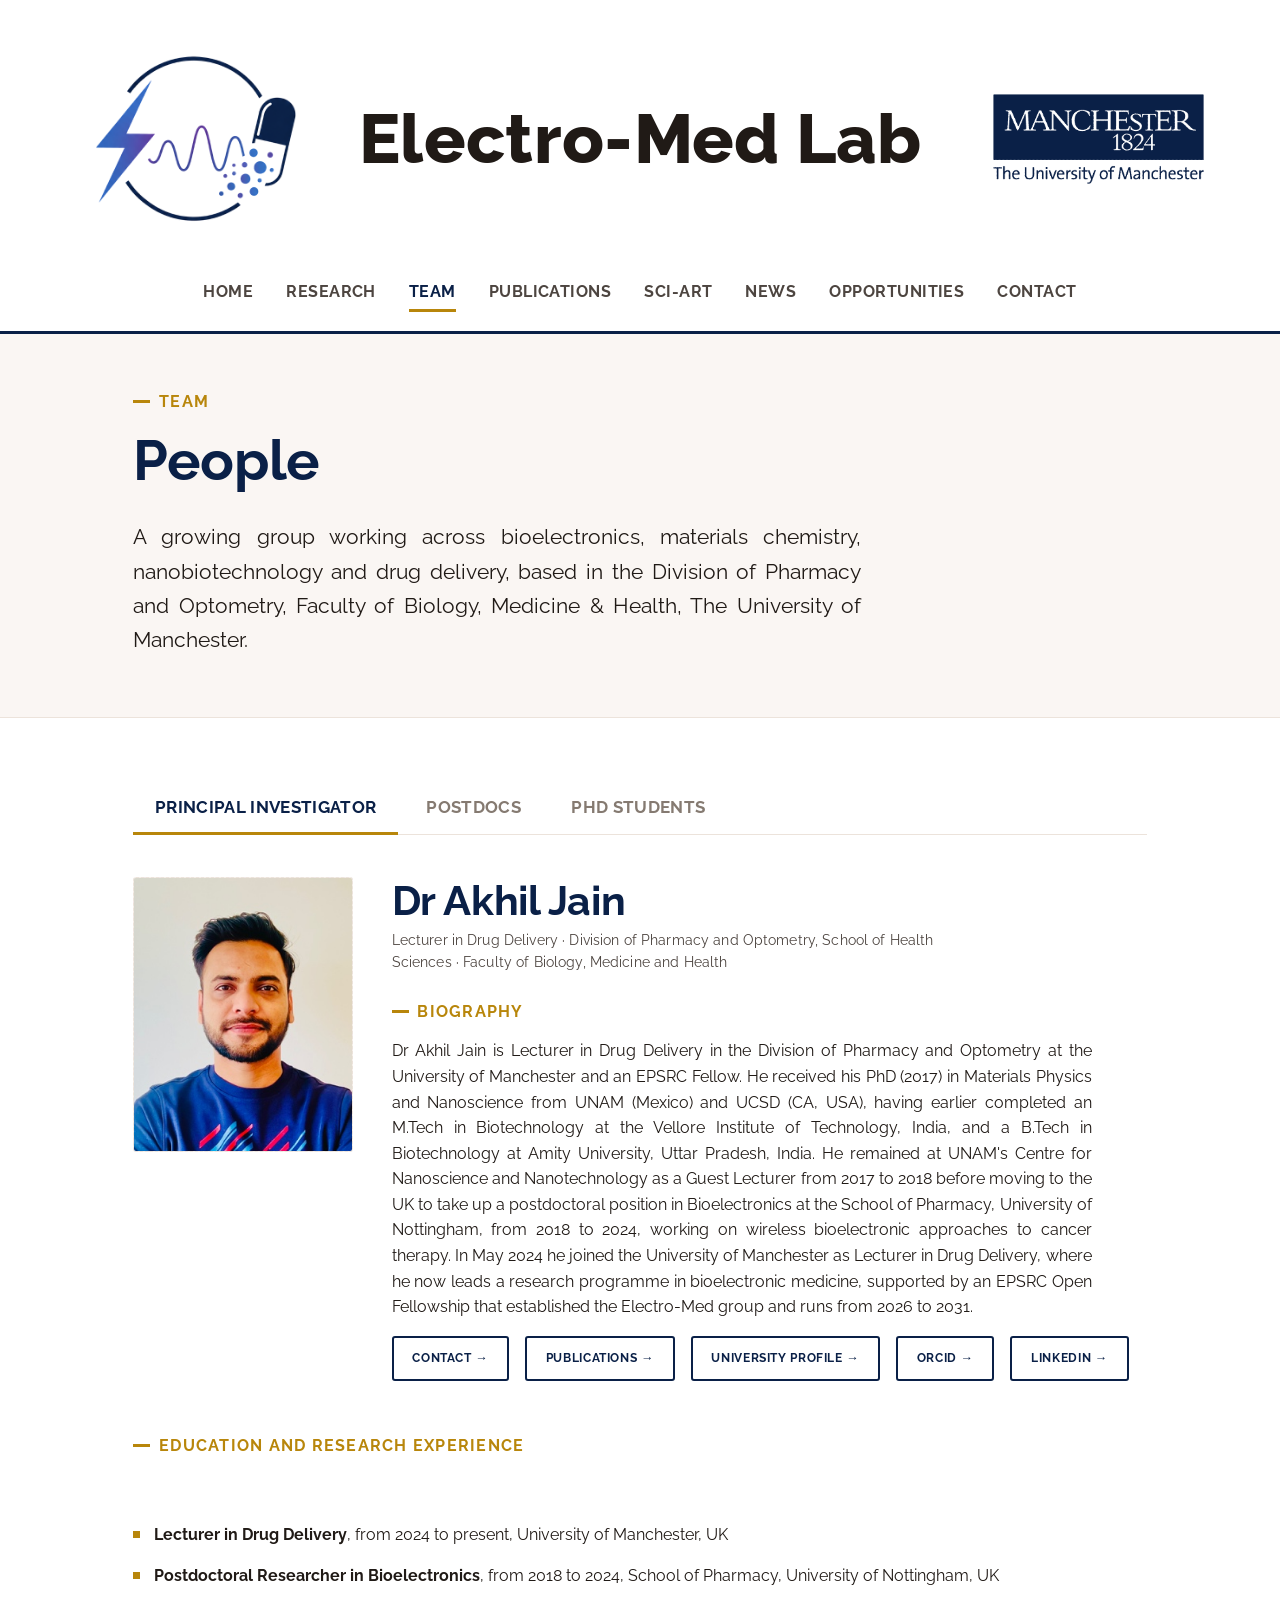
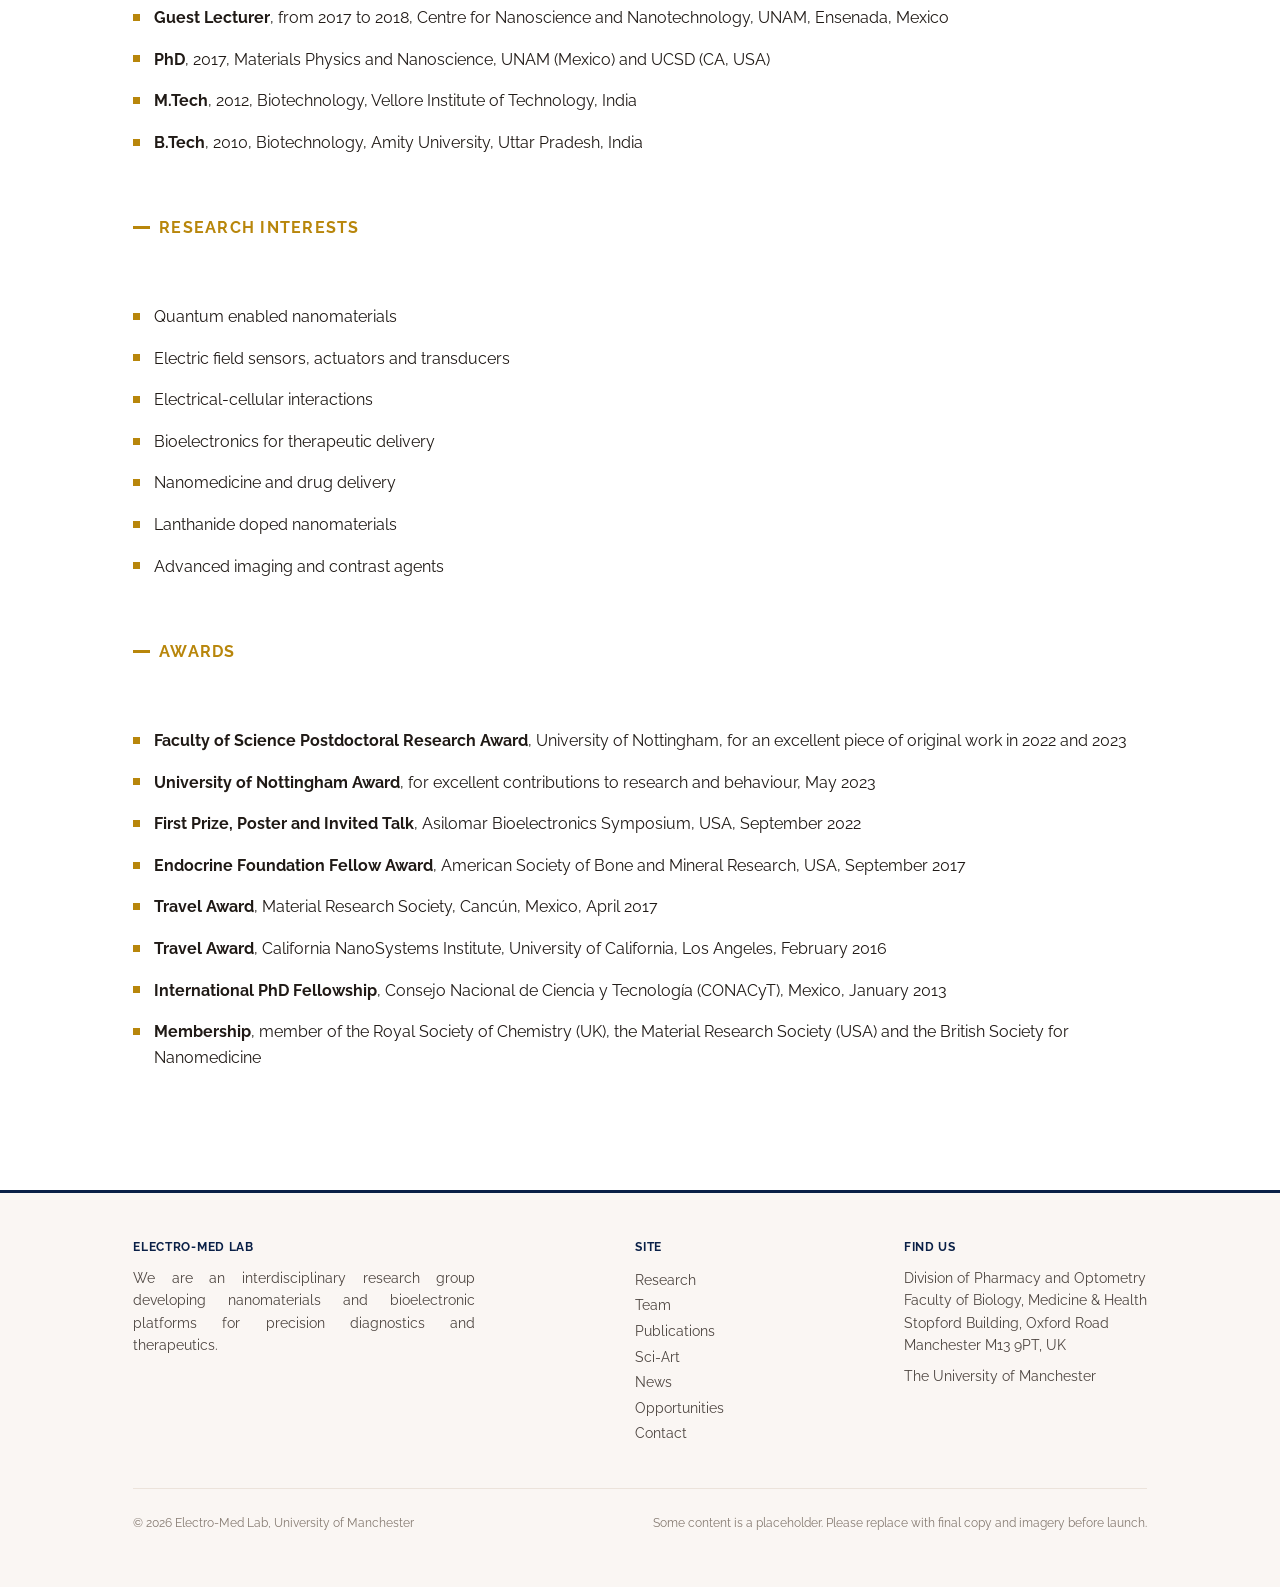
<file: team.html>
<!doctype html>
<html lang="en">
<head>
<meta charset="utf-8">
<meta name="viewport" content="width=device-width, initial-scale=1.0">
<title>Team — Electro-Med Lab · University of Manchester</title>
<meta name="description" content="The Electro-Med Lab team at the University of Manchester, led by Dr Akhil Jain, Lecturer in Drug Delivery.">
<link rel="preconnect" href="https://fonts.googleapis.com">
<link rel="preconnect" href="https://fonts.gstatic.com" crossorigin>
<link href="https://fonts.googleapis.com/css2?family=Raleway:ital,wght@0,400;0,500;0,600;0,700;0,800;1,400&display=swap" rel="stylesheet">
<link rel="icon" type="image/png" sizes="32x32" href="assets/favicon-32.png">
<link rel="apple-touch-icon" href="assets/favicon-180.png">
<link rel="stylesheet" href="styles.css">
</head>
<body>
<nav class="site-nav">
  <button class="nav-toggle" aria-expanded="false">Menu</button>
  <div class="nav-top wrap">
    <a class="nav-mark-link" href="index.html">
      <img class="mark" src="assets/logo-mark-real.png" alt="Electro-Med Lab mark">
    </a>
    <a class="brand" href="index.html">Electro-Med Lab</a>
    <div class="nav-spacer"><img src="assets/uom-logo.png" alt="The University of Manchester"></div>
  </div>
  <div class="nav-links wrap">
      <a href="index.html">Home</a>
      <a href="research.html">Research</a>
      <a href="team.html" aria-current="page">Team</a>
      <a href="publications.html">Publications</a>
      <a href="art-of-science.html">Sci-Art</a>
      <a href="news.html">News</a>
      <a href="opportunities.html">Opportunities</a>
      <a href="contact.html">Contact</a>
  </div>
  <div class="nav-mobile">
      <a href="index.html">Home</a>
      <a href="research.html">Research</a>
      <a href="team.html" aria-current="page">Team</a>
      <a href="publications.html">Publications</a>
      <a href="art-of-science.html">Sci-Art</a>
      <a href="news.html">News</a>
      <a href="opportunities.html">Opportunities</a>
      <a href="contact.html">Contact</a>
  </div>
</nav>
<main>

<section class="page-hero">
  <div class="wrap">
    <div class="eyebrow">Team</div>
    <h1>People</h1>
    <p class="lede">A growing group working across bioelectronics, materials chemistry, nanobiotechnology and drug delivery, based in the Division of Pharmacy and Optometry, Faculty of Biology, Medicine &amp; Health, The University of Manchester.</p>
  </div>
</section>

<section>
  <div class="wrap">
    <div class="tabs" data-group="team">
      <button class="tab-btn active" data-tab="pi">Principal Investigator</button>
      <button class="tab-btn" data-tab="postdocs">Postdocs</button>
      <button class="tab-btn" data-tab="phd">PhD Students</button>
    </div>

    <div class="tab-panel active" data-group="team" data-tab="pi">
      <div class="pi-block">
        <div class="ph" style="padding:0;overflow:hidden;">
          <img src="assets/akhil-jain.jpg" alt="Dr Akhil Jain" style="width:100%;height:100%;object-fit:cover;">
        </div>
        <div>
          <h2 style="margin-bottom:0.15em;">Dr Akhil Jain</h2>
          <p style="color:var(--text-dim);font-family:var(--f-mono);font-size:0.85rem;letter-spacing:0.01em;margin-bottom:1.2em;text-align:left;">
            Lecturer in Drug Delivery &middot; Division of Pharmacy and Optometry, School of Health
            Sciences &middot; Faculty of Biology, Medicine and Health
          </p>

          <div class="eyebrow" style="margin-top:0.6em;">Biography</div>
          <p style="max-width:70ch">Dr Akhil Jain is Lecturer in Drug Delivery in the Division of
          Pharmacy and Optometry at the University of Manchester and an EPSRC Fellow. He received
          his PhD (2017) in Materials Physics and Nanoscience from UNAM (Mexico) and UCSD (CA,
          USA), having earlier
          completed an M.Tech in Biotechnology at the Vellore Institute of Technology, India, and a
          B.Tech in Biotechnology at Amity University, Uttar Pradesh, India. He remained at UNAM's
          Centre for Nanoscience and Nanotechnology as a Guest Lecturer from 2017 to 2018 before
          moving to the UK to take up a postdoctoral position in Bioelectronics at the School of
          Pharmacy, University of Nottingham, from 2018 to 2024, working on wireless bioelectronic
          approaches to cancer therapy. In May 2024 he joined the University of Manchester as
          Lecturer in Drug Delivery, where he now leads a research programme in bioelectronic
          medicine, supported by an EPSRC Open Fellowship that established the Electro-Med group and runs from 2026 to 2031.</p>

          <div class="hero-actions" style="margin-top:1rem;">
            <a class="btn btn-ghost" href="contact.html">Contact &rarr;</a>
            <a class="btn btn-ghost" href="publications.html">Publications &rarr;</a>
            <a class="btn btn-ghost" href="https://research.manchester.ac.uk/en/persons/akhil-jain-2/" target="_blank" rel="noopener">University profile &rarr;</a>
            <a class="btn btn-ghost" href="https://orcid.org/0000-0003-2019-2030" target="_blank" rel="noopener">ORCID &rarr;</a>
            <a class="btn btn-ghost" href="#" target="_blank" rel="noopener">LinkedIn &rarr;</a>
          </div>
        </div>
      </div>

      <div class="section-head" style="margin-top:3rem;">
        <div class="eyebrow gold">Education and Research Experience</div>
      </div>
      <ul class="brand-list">
        <li><strong>Lecturer in Drug Delivery</strong>, from 2024 to present, University of Manchester, UK</li>
        <li><strong>Postdoctoral Researcher in Bioelectronics</strong>, from 2018 to 2024, School of Pharmacy, University of Nottingham, UK</li>
        <li><strong>Guest Lecturer</strong>, from 2017 to 2018, Centre for Nanoscience and Nanotechnology, UNAM, Ensenada, Mexico</li>
        <li><strong>PhD</strong>, 2017, Materials Physics and Nanoscience, UNAM (Mexico) and UCSD (CA, USA)</li>
        <li><strong>M.Tech</strong>, 2012, Biotechnology, Vellore Institute of Technology, India</li>
        <li><strong>B.Tech</strong>, 2010, Biotechnology, Amity University, Uttar Pradesh, India</li>
      </ul>

      <div class="section-head" style="margin-top:3rem;">
        <div class="eyebrow">Research Interests</div>
      </div>
      <ul class="brand-list">
        <li>Quantum enabled nanomaterials</li>
        <li>Electric field sensors, actuators and transducers</li>
        <li>Electrical-cellular interactions</li>
        <li>Bioelectronics for therapeutic delivery</li>
        <li>Nanomedicine and drug delivery</li>
        <li>Lanthanide doped nanomaterials</li>
        <li>Advanced imaging and contrast agents</li>
      </ul>

      <div class="section-head" style="margin-top:3rem;">
        <div class="eyebrow gold">Awards</div>
      </div>
      <ul class="brand-list">
        <li><strong>Faculty of Science Postdoctoral Research Award</strong>, University of Nottingham, for an excellent piece of original work in 2022 and 2023</li>
        <li><strong>University of Nottingham Award</strong>, for excellent contributions to research and behaviour, May 2023</li>
        <li><strong>First Prize, Poster and Invited Talk</strong>, Asilomar Bioelectronics Symposium, USA, September 2022</li>
        <li><strong>Endocrine Foundation Fellow Award</strong>, American Society of Bone and Mineral Research, USA, September 2017</li>
        <li><strong>Travel Award</strong>, Material Research Society, Canc&uacute;n, Mexico, April 2017</li>
        <li><strong>Travel Award</strong>, California NanoSystems Institute, University of California, Los Angeles, February 2016</li>
        <li><strong>International PhD Fellowship</strong>, Consejo Nacional de Ciencia y Tecnolog&iacute;a (CONACyT), Mexico, January 2013</li>
        <li><strong>Membership</strong>, member of the Royal Society of Chemistry (UK), the Material Research Society (USA) and the British Society for Nanomedicine</li>
      </ul>
    </div>

    <div class="tab-panel" data-group="team" data-tab="postdocs">
      <div class="pi-block">
        <div class="ph" style="padding:0;overflow:hidden;">
          <img src="assets/chithrambary-reghukumar.jpg" alt="Dr Chithrambary Reghukumar" style="width:100%;height:100%;object-fit:cover;">
        </div>
        <div>
          <h3 style="margin-bottom:0.2em;">Dr Chithrambary Reghukumar</h3>
          <p style="max-width:66ch">Dr Chithrambary Reghukumar joined the Electro-Med Lab in
          September 2026 as a Research Associate, funded through an EPSRC Open Fellowship awarded
          to Akhil. She completed her PhD in Biomaterials from the University of Manchester on the
          Dean's Doctoral Scholarship, supervised by Prof Sarah Cartmell and Prof Jonny Blaker, with
          research focused on designing electrical stimulation bioreactors for adipogenic
          differentiation of human mesenchymal stem cells. She holds an integrated master's in
          chemistry from ISERC, Visva&#8209;Bharati University, and gained further research
          experience through internships at BARC, working on lanthanide doped luminescent
          nanomaterials for nuclear waste immobilisation, and at IISc Bengaluru, on nanoparticle
          systems for photothermal cancer therapy.</p>
          <p style="max-width:66ch">In her current role, Chithra focuses on quantum enabled
          nanomaterials for electric field sensing, working closely with Dr Louise Natrajan at the
          University of Manchester and Dr Eva Hemmer's lab at Ottawa, Canada.</p>
          <p style="max-width:66ch">Outside the lab, she enjoys travelling and crafts, and is
          active as a ResLife Advisor, organising community events for students.</p>
          <div class="hero-actions" style="margin-top:0.6rem;">
            <a class="btn btn-ghost" href="https://www.linkedin.com/in/chithrambary-reghukumar-881537191/" target="_blank" rel="noopener">LinkedIn &rarr;</a>
            <a class="btn btn-ghost" href="https://orcid.org/0000-0002-6572-7548" target="_blank" rel="noopener">ORCID &rarr;</a>
          </div>
        </div>
      </div>
    </div>

    <div class="tab-panel" data-group="team" data-tab="phd">
      <div class="grid" style="grid-template-columns:1fr;gap:2.6rem;">

        <div class="pi-block">
          <div class="ph" style="padding:0;overflow:hidden;">
            <img src="assets/maryam-ebrahimnia.jpg" alt="Maryam Ebrahimnia" style="width:100%;height:100%;object-fit:cover;">
          </div>
          <div>
            <h3 style="margin-bottom:0.2em;">Maryam Ebrahimnia</h3>
            <p style="max-width:66ch">Maryam joined the University of Manchester in 2026 as an MRC
            DTP PhD student in Pharmacy and Pharmaceutical Sciences. She holds a Doctor of Pharmacy
            (PharmD) degree from Shahid Beheshti University of Medical Sciences. Her research
            experience focuses on the development of novel drug delivery systems, including
            nanofibers, niosomes and in situ gels.</p>
            <p style="max-width:66ch">Her current PhD research, under the primary supervision of
            Dr Akhil Jain, involves developing nano&#8209;bioelectronic platforms to overcome drug
            resistance in glioblastoma and non&#8209;small cell lung cancer. Ultimately, this
            approach aims to increase the sensitivity of tumour cells to chemotherapy and
            radiotherapy and improve overall treatment efficacy.</p>
            <p style="max-width:66ch">Outside the lab, Maryam enjoys practising Pilates, reading,
            and spending time with friends.</p>
            <div class="hero-actions" style="margin-top:0.6rem;">
              <a class="btn btn-ghost" href="https://orcid.org/0000-0001-8416-2776" target="_blank" rel="noopener">ORCID &rarr;</a>
              <a class="btn btn-ghost" href="https://www.linkedin.com/in/maryam-ebrahimnia-5919b21a0" target="_blank" rel="noopener">LinkedIn &rarr;</a>
            </div>
          </div>
        </div>

        <div class="pi-block">
          <div class="ph" style="padding:0;overflow:hidden;">
            <img src="assets/komal-ranpise.jpg" alt="Komal Ranpise" style="width:100%;height:100%;object-fit:cover;">
          </div>
          <div>
            <h3 style="margin-bottom:0.2em;">Komal Ranpise</h3>
            <p style="max-width:66ch">Komal joined the University of Manchester in October 2025 as
            a PhD researcher in Advanced Biomaterials for Neuroscience, funded by the University's
            Bicentenary PhD Award. She holds a BSc in Microbiology from Savitribai Phule Pune
            University and an MSc in Nanotechnology and Regenerative Medicine from University
            College London. Before her MSc, she gained laboratory experience through internships in
            animal and stem cell culture in Pune.</p>
            <p style="max-width:66ch">Her PhD research, supervised by Prof Aline Miller, Prof
            Alberto Saiani and Dr Akhil Jain, investigates how external electrical stimulation
            influences peptide self assembly and the properties and organisation of peptide
            hydrogels. The research aims to develop aligned peptide nanofibrous hydrogels capable of
            guiding directional neuronal growth, with potential applications in peripheral nerve
            regeneration.</p>
            <p style="max-width:66ch">Outside research, Komal enjoys reading mythological stories,
            classic romance and murder mysteries, listening to Indian retro music and ghazals, and
            dancing to Bollywood music.</p>
            <div class="hero-actions" style="margin-top:0.6rem;">
              <a class="btn btn-ghost" href="https://orcid.org/0009-0000-2080-2009" target="_blank" rel="noopener">ORCID &rarr;</a>
              <a class="btn btn-ghost" href="https://www.linkedin.com/in/komal-ranpise-2128071ba/" target="_blank" rel="noopener">LinkedIn &rarr;</a>
            </div>
          </div>
        </div>

        <div class="pi-block">
          <div class="ph" style="padding:0;overflow:hidden;">
            <img src="assets/benjamin-wang.jpg" alt="Zhouchong (Benjamin) Wang" style="width:100%;height:100%;object-fit:cover;">
          </div>
          <div>
            <h3 style="margin-bottom:0.2em;">Zhouchong (Benjamin) Wang</h3>
            <p style="max-width:66ch">Zhouchong (Benjamin) Wang joined the University of Manchester
            in October 2025 as a PhD researcher, having previously completed his master's degree in
            clinical medicine at Shanghai Jiao Tong University. He brings a dual background as a
            clinical hepatobiliary surgeon and a medical specialist in clinical studies for
            innovative drugs within the pharmaceutical industry.</p>
            <p style="max-width:66ch">Working under the supervision of Dr Christos Tapeinos, Dr
            Mohamed Elsawy and Dr Akhil Jain, his research focuses on localised drug delivery
            systems for glioblastoma treatment. He aims to combine his clinical insights and
            industry experience with advanced biomaterial platforms to enhance the translational
            potential of targeted intracranial therapies.</p>
            <p style="max-width:66ch">Outside the laboratory, Benjamin enjoys hiking, travelling
            and reading detective novels.</p>
            <div class="hero-actions" style="margin-top:0.6rem;">
              <a class="btn btn-ghost" href="https://www.linkedin.com/in/zhouchong-wang-680965145/" target="_blank" rel="noopener">LinkedIn &rarr;</a>
            </div>
          </div>
        </div>

        <div class="grid cols-2" style="margin-top:1rem;">
          <div class="person">
            <div class="ph">Photo</div>
            <div>
              <span class="role">PhD Student</span>
              <h3>Swastika Mukherjee</h3>
              <p style="margin-bottom:0">A full biography for Swastika will be added here shortly.</p>
            </div>
          </div>
          <div class="person">
            <div class="ph">Photo</div>
            <div>
              <span class="role">PhD Student</span>
              <h3>Zhewen (Owen) Deng</h3>
              <p style="margin-bottom:0">A full biography for Owen will be added here shortly.</p>
            </div>
          </div>
        </div>
      </div>
    </div>
  </div>
</section>

</main>
<footer class="site-footer">
  <div class="wrap">
    <div class="footer-grid">
      <div>
        <h4>Electro-Med Lab</h4>
        <p style="max-width:38ch">We are an interdisciplinary research group developing nanomaterials and bioelectronic platforms for precision diagnostics and therapeutics.</p>
      </div>
      <div>
        <h4>Site</h4>
        <a href="research.html">Research</a><br>
        <a href="team.html">Team</a><br>
        <a href="publications.html">Publications</a><br>
        <a href="art-of-science.html">Sci-Art</a><br>
        <a href="news.html">News</a><br>
        <a href="opportunities.html">Opportunities</a><br>
        <a href="contact.html">Contact</a>
      </div>
      <div>
        <h4>Find us</h4>
        <p><span class="addr-line">Division of Pharmacy and Optometry</span><br><span class="addr-line">Faculty of Biology, Medicine &amp; Health</span><br>Stopford Building, Oxford Road<br>Manchester M13 9PT, UK</p>
        <p style="margin-bottom:0">The University of Manchester</p>
      </div>
    </div>
    <div class="footer-bottom">
      <span>&copy; <span data-current-year></span> Electro-Med Lab, University of Manchester</span>
      <span>Some content is a placeholder. Please replace with final copy and imagery before launch.</span>
    </div>
  </div>
</footer>
<script src="script.js"></script>
</body>
</html>
</file>
<file: styles.css>
/* ============================================================
   Electro-Med Lab — shared stylesheet
   Light background, warm terracotta accent with a warm gold
   secondary. Raleway throughout.
   ============================================================ */

:root {
  /* -- colour -- */
  --bg: #ffffff;
  --panel: #faf6f3;         /* warm off-white panel */
  --panel-raised: #f5efe9;
  --line: #ece3db;
  --line-soft: #f1e9e2;

  --text: #201a16;
  --text-dim: #4d4540;
  --text-faint: #857a71;

  --purple: #0a2047;        /* navy, matched to "ELECTRO" in the logo wordmark */
  --purple-dark: #061530;
  --purple-tint: #e9ecf3;

  --gold: #b8860b;          /* warm gold, secondary accent */
  --gold-bg: #fff6de;

  /* -- type: Raleway throughout -- */
  --f-display: "Raleway", "Helvetica Neue", Arial, sans-serif;
  --f-body: "Raleway", "Helvetica Neue", Arial, sans-serif;
  --f-mono: "Raleway", "Helvetica Neue", Arial, sans-serif;

  --edge: 6.5vw;
  --radius: 3px;
}

* { box-sizing: border-box; }
html { scroll-behavior: smooth; }

@media (prefers-reduced-motion: reduce) {
  html { scroll-behavior: auto; }
  * { animation-duration: 0.001ms !important; animation-iteration-count: 1 !important; transition-duration: 0.001ms !important; }
}

body {
  margin: 0;
  background: var(--bg);
  color: var(--text);
  font-family: var(--f-body);
  font-size: 16px;
  line-height: 1.6;
  -webkit-font-smoothing: antialiased;
}

a { color: inherit; text-decoration: none; }
img { max-width: 100%; display: block; }

h1, h2, h3, h4 {
  font-family: var(--f-display);
  font-weight: 700;
  line-height: 1.15;
  margin: 0 0 0.5em;
  letter-spacing: -0.01em;
  color: var(--text);
}

/* Headers use the University of Manchester purple; subheadings (h3) stay bold black */
h1, h2 { color: var(--purple); }
h3 { color: var(--text); }

h1 { font-size: clamp(2.0rem, 4.4vw, 3.5rem); }
h2 { font-size: clamp(1.9rem, 3.2vw, 2.7rem); }
h3 { font-size: clamp(1.25rem, 1.7vw, 1.5rem); font-weight: 700; }

p {
  margin: 0 0 1em;
  color: var(--text);
  max-width: 62ch;
  text-align: justify;
  text-align-last: left;
  hyphens: none;
  -webkit-hyphens: none;
}
p.lede { color: var(--text); font-size: 1.3rem; line-height: 1.65; max-width: 56ch; }

.statement {
  font-size: 1.75rem;
  line-height: 1.6;
  color: var(--text);
  max-width: 100%;
  margin: 0;
  text-align: justify;
  text-align-last: left;
  hyphens: none;
}

.eyebrow {
  font-family: var(--f-mono);
  font-size: 0.98rem;
  font-weight: 700;
  letter-spacing: 0.08em;
  text-transform: uppercase;
  color: var(--gold);
  display: inline-flex;
  align-items: center;
  gap: 0.55em;
  margin-bottom: 0.9em;
}
.eyebrow::before {
  content: "";
  width: 1.1em;
  height: 3px;
  background: var(--gold);
}
.eyebrow.gold { color: var(--gold); }
.eyebrow.gold::before { background: var(--gold); }

/* ---------------- layout shell ---------------- */
.wrap { max-width: 1180px; margin: 0 auto; padding-left: var(--edge); padding-right: var(--edge); }

/* ---------------- nav (centered, two row, Hemmer-lab style) ---------------- */
.site-nav {
  position: sticky;
  top: 0;
  z-index: 40;
  background: rgba(255,255,255,0.96);
  backdrop-filter: blur(8px);
  border-bottom: 3px solid var(--purple);
  position: relative;
}
.nav-top {
  display: grid;
  grid-template-columns: 1fr auto 1fr;
  align-items: center;
  gap: 1.5rem;
  padding: 1.2rem 2vw 1rem;
}
.nav-mark-link {
  justify-self: start;
  display: inline-flex;
}
.nav-mark-link img.mark {
  height: 240px;
  width: 240px;
  object-fit: contain;
}
.nav-spacer { justify-self: end; display: inline-flex; }
.nav-spacer img { height: 90px; width: auto; object-fit: contain; }
.brand {
  font-family: var(--f-display);
  font-weight: 800;
  font-size: clamp(2.5rem, 5.4vw, 4.3rem);
  letter-spacing: 0.005em;
  color: var(--text);
  white-space: nowrap;
  justify-self: center;
  grid-column: 2;
}


.nav-links {
  display: none;
  justify-content: center;
  flex-wrap: wrap;
  gap: 0.6em 2.1em;
  font-family: var(--f-mono);
  font-size: 0.98rem;
  font-weight: 700;
  letter-spacing: 0.03em;
  text-transform: uppercase;
  padding: 0 var(--edge) 1.4rem;
}
@media (min-width: 900px) {
  .nav-links { display: flex; }
}
.nav-links a {
  color: var(--text-dim);
  position: relative;
  padding: 4px 0;
  transition: color 0.2s ease;
}
.nav-links a:hover, .nav-links a[aria-current="page"] { color: var(--purple); }
.nav-links a[aria-current="page"]::after {
  content: "";
  position: absolute;
  left: 0; right: 0; bottom: -4px;
  height: 3px;
  background: var(--gold);
}

.nav-toggle {
  display: inline-flex;
  position: absolute;
  top: 1.8rem;
  right: var(--edge);
  background: var(--purple);
  border: 1px solid var(--purple);
  color: #fff;
  font-family: var(--f-mono);
  font-weight: 700;
  font-size: 0.74rem;
  letter-spacing: 0.06em;
  text-transform: uppercase;
  padding: 9px 14px;
  border-radius: var(--radius);
  cursor: pointer;
}
@media (min-width: 900px) { .nav-toggle { display: none; } }
@media (max-width: 560px) {
  .brand { font-size: 1.5rem; }
  .nav-mark-link img.mark { height: 64px; width: 64px; }
  .nav-spacer img { height: 40px; }
  .nav-top { padding: 1.2rem 3vw 0.8rem; grid-template-columns: auto 1fr auto; }
  .nav-toggle { top: 1.3rem; }
}

.nav-mobile {
  display: none;
  flex-direction: column;
  border-bottom: 1px solid var(--line);
  background: var(--panel);
}
.nav-mobile.open { display: flex; }
.nav-mobile a {
  padding: 14px var(--edge);
  border-top: 1px solid var(--line);
  font-family: var(--f-mono);
  font-weight: 700;
  font-size: 0.95rem;
  letter-spacing: 0.03em;
  text-transform: uppercase;
  color: var(--text-dim);
}
.nav-mobile a[aria-current="page"] { color: var(--purple); }

/* ---------------- signature: pulse-to-pulse wave (purple/gold) ---------------- */
.pulse-wave { width: 100%; height: auto; display: block; overflow: visible; }
.pulse-wave .trace { fill: none; stroke-width: 2; stroke-linecap: round; stroke-linejoin: round; }
.pulse-wave .trace-electric { stroke: var(--purple); }
.pulse-wave .trace-photon { stroke: var(--gold); }
.pulse-wave .node { fill: var(--gold); }
@keyframes travel { from { stroke-dashoffset: 240; } to { stroke-dashoffset: 0; } }
.pulse-wave .trace-photon { stroke-dasharray: 5 4; animation: travel 7s linear infinite; }

/* ---------------- hero ---------------- */
.hero {
  padding: 4.5rem 0 3rem;
  border-bottom: 1px solid var(--line);
  background: var(--panel);
}
.hero .kicker {
  font-family: var(--f-mono);
  font-weight: 700;
  font-size: 0.8rem;
  letter-spacing: 0.1em;
  text-transform: uppercase;
  color: var(--purple);
  margin-bottom: 1.3em;
}
.hero h1 em {
  font-style: normal;
  color: var(--purple);
}
.hero-grid {
  display: grid;
  grid-template-columns: 1fr;
  gap: 2.6rem;
  align-items: center;
}
@media (min-width: 900px) {
  .hero-grid { grid-template-columns: 1.15fr 0.85fr; }
}
.hero-actions { display: flex; gap: 1rem; margin-top: 2rem; flex-wrap: wrap; }
.hero-logo {
  background: #fff;
  border: 1px solid var(--line);
  border-radius: 8px;
  padding: 1.2rem;
}

.page-hero {
  padding: 3.2rem 0 2.4rem;
  border-bottom: 1px solid var(--line);
  background: var(--panel);
}
.page-hero p.lede { margin-top: 0.6em; }

/* ---------------- buttons ---------------- */
.btn {
  font-family: var(--f-mono);
  font-weight: 700;
  font-size: 0.78rem;
  letter-spacing: 0.05em;
  text-transform: uppercase;
  padding: 0.85em 1.5em;
  border-radius: var(--radius);
  display: inline-flex;
  align-items: center;
  gap: 0.6em;
  border: 2px solid var(--purple);
  transition: background 0.2s ease, color 0.2s ease;
}
.btn-primary { background: var(--purple); color: #fff; }
.btn-primary:hover { background: var(--purple-dark); border-color: var(--purple-dark); }
.btn-ghost { color: var(--purple); background: transparent; }
.btn-ghost:hover { background: var(--purple-tint); }

/* ---------------- sections & grids ---------------- */
section { padding: 4rem 0; }
section.tight { padding: 2.4rem 0; }
.section-head { max-width: 62ch; margin-bottom: 2.6rem; }
.divider { border: 0; border-top: 1px solid var(--line); margin: 0; }

.grid { display: grid; gap: 1.6rem; grid-template-columns: 1fr; }
@media (min-width: 720px) {
  .grid.cols-2 { grid-template-columns: repeat(2, 1fr); }
  .grid.cols-3 { grid-template-columns: repeat(3, 1fr); }
  .grid.cols-4 { grid-template-columns: repeat(4, 1fr); }
}

.card {
  background: #fff;
  border: 1px solid var(--line);
  border-top: 3px solid var(--purple);
  border-radius: var(--radius);
  padding: 1.9rem;
  transition: box-shadow 0.2s ease, transform 0.2s ease;
}
.card:hover { box-shadow: 0 8px 24px rgba(10,32,71,0.10); }
.card h3 { color: var(--text); margin-bottom: 0.5em; }
.card p { margin-bottom: 0; font-size: 0.95rem; }
.card .tag {
  font-family: var(--f-mono);
  font-weight: 700;
  font-size: 0.7rem;
  letter-spacing: 0.06em;
  color: var(--gold);
  text-transform: uppercase;
}

/* placeholder image tiles */
.ph {
  background:
    repeating-linear-gradient(135deg, rgba(102,0,153,0.035) 0 2px, transparent 2px 10px),
    var(--panel-raised);
  border: 1px dashed var(--line);
  display: flex;
  align-items: center;
  justify-content: center;
  color: var(--text-faint);
  font-family: var(--f-mono);
  font-weight: 700;
  font-size: 0.72rem;
  letter-spacing: 0.04em;
  text-transform: uppercase;
  text-align: center;
  padding: 1em;
  border-radius: var(--radius);
}

/* ---------------- team / people ---------------- */
.person { display: grid; grid-template-columns: 96px 1fr; gap: 1.3rem; align-items: flex-start; }
.person .ph { aspect-ratio: 1/1; width: 96px; }
.person h3 { margin-bottom: 0.15em; }
.person .role {
  font-family: var(--f-mono);
  font-weight: 700;
  font-size: 0.72rem;
  letter-spacing: 0.05em;
  text-transform: uppercase;
  color: var(--purple);
  margin-bottom: 0.6em;
  display: block;
}

.pi-block { display: grid; grid-template-columns: 1fr; gap: 2.4rem; align-items: start; }
@media (min-width: 780px) { .pi-block { grid-template-columns: 220px 1fr; } }
.pi-block .ph { aspect-ratio: 4/5; width: 100%; }

/* ---------------- news / timeline ---------------- */
.timeline-item {
  display: grid;
  grid-template-columns: 110px 1fr;
  gap: 1.5rem;
  padding: 1.1rem 0;
}
.timeline-item:first-of-type { border-top: none; }
.timeline-item time {
  font-family: var(--f-mono);
  font-weight: 700;
  font-size: 1.05rem;
  color: var(--purple);
  padding-top: 0.2em;
}
.timeline-item h3 { margin-bottom: 0.4em; }
.timeline-item p { margin-bottom: 0; }

/* ---------------- publications ---------------- */
.pub-toolbar {
  display: flex;
  align-items: center;
  justify-content: space-between;
  gap: 1rem;
  flex-wrap: wrap;
  margin-bottom: 2rem;
}
.pub-toolbar select {
  font-family: var(--f-mono);
  font-weight: 700;
  font-size: 0.82rem;
  letter-spacing: 0.02em;
  color: var(--text);
  background: #fff;
  border: 1px solid var(--line);
  border-radius: var(--radius);
  padding: 0.6em 2.2em 0.6em 1em;
  cursor: pointer;
  appearance: none;
  background-image: url("data:image/svg+xml;charset=UTF-8,%3Csvg xmlns='http://www.w3.org/2000/svg' width='10' height='6'%3E%3Cpath d='M0 0l5 6 5-6z' fill='%23b8860b'/%3E%3C/svg%3E");
  background-repeat: no-repeat;
  background-position: right 1em center;
}
.pub-count {
  font-family: var(--f-mono);
  font-size: 0.8rem;
  color: var(--text-faint);
}

.pub-item {
  padding: 1.2rem 0;
  border-top: 1px solid var(--line);
}
.pub-item:first-of-type { border-top: none; }
.pub-item .pub-title { color: var(--text); font-size: 1.02rem; font-weight: 700; margin-bottom: 0.35em; }
.pub-item .pub-meta { font-family: var(--f-mono); font-size: 0.78rem; color: var(--text-faint); }
.pub-item .pub-meta .journal { color: var(--purple); font-weight: 700; }
.pub-item .new-badge {
  display: inline-block;
  font-family: var(--f-mono);
  font-size: 0.65rem;
  font-weight: 700;
  letter-spacing: 0.04em;
  text-transform: uppercase;
  color: var(--gold);
  border: 1px solid var(--gold);
  border-radius: 3px;
  padding: 0.1em 0.5em;
  margin-left: 0.6em;
  vertical-align: middle;
}

/* ---------------- gallery (art of science) ---------------- */
.gallery-item { position: relative; }
.gallery-item .ph { aspect-ratio: 1/1; }
.gallery-item figcaption { margin-top: 0.7rem; font-size: 0.85rem; color: var(--text-dim); }
.gallery-item figcaption .wl {
  display: block; font-family: var(--f-mono); font-weight: 700;
  font-size: 0.7rem; color: var(--gold); margin-top: 0.25em;
}

/* ---------------- contact ---------------- */
.contact-grid { display: grid; grid-template-columns: 1fr; gap: 2.6rem; }
@media (min-width: 780px) { .contact-grid { grid-template-columns: 1fr 1fr; } }
.field-label {
  font-family: var(--f-mono); font-weight: 700; font-size: 0.74rem;
  letter-spacing: 0.06em; text-transform: uppercase; color: var(--text-faint);
  margin-bottom: 0.4em; display: block;
}
address { font-style: normal; color: var(--text-dim); line-height: 1.8; }

form.contact-form { display: flex; flex-direction: column; gap: 1.2rem; }
form.contact-form input,
form.contact-form textarea {
  background: #fff; border: 1px solid var(--line); color: var(--text);
  font-family: var(--f-body); font-size: 0.95rem; padding: 0.85em 1em;
  border-radius: var(--radius); width: 100%;
}
form.contact-form label {
  font-family: var(--f-mono); font-weight: 700; font-size: 0.74rem;
  letter-spacing: 0.04em; text-transform: uppercase; color: var(--text-faint);
  margin-bottom: 0.4em; display: block;
}
form.contact-form textarea { resize: vertical; min-height: 120px; }
form.contact-form input:focus,
form.contact-form textarea:focus { outline: none; border-color: var(--purple); }

/* ---------------- footer ---------------- */
.site-footer { border-top: 3px solid var(--purple); padding: 3rem 0 3.4rem; margin-top: 3rem; background: var(--panel); }
.footer-grid { display: grid; gap: 2.2rem; grid-template-columns: 1fr; }
@media (min-width: 780px) { .footer-grid { grid-template-columns: 2fr 1fr 1fr; } }
.footer-grid h4 {
  font-family: var(--f-mono); font-weight: 700; font-size: 0.74rem;
  letter-spacing: 0.06em; text-transform: uppercase; color: var(--purple);
  margin-bottom: 1em;
}
.footer-grid a, .footer-grid p { font-size: 0.88rem; color: var(--text-dim); margin-bottom: 0.55em; }
.footer-grid a:hover { color: var(--purple); }
.footer-bottom {
  margin-top: 2.6rem; padding-top: 1.6rem; border-top: 1px solid var(--line);
  font-family: var(--f-mono); font-size: 0.72rem; color: var(--text-faint);
  display: flex; justify-content: space-between; flex-wrap: wrap; gap: 0.6rem;
}

/* ---------------- sub tabs (Research, Team) ---------------- */
.tabs {
  display: flex;
  gap: 0.4rem;
  flex-wrap: wrap;
  border-bottom: 1px solid var(--line);
  margin-bottom: 2.6rem;
}
.tab-btn {
  font-family: var(--f-mono);
  font-weight: 700;
  font-size: 1.05rem;
  letter-spacing: 0.02em;
  text-transform: uppercase;
  padding: 0.9em 1.3em;
  background: none;
  border: none;
  border-bottom: 3px solid transparent;
  color: var(--text-faint);
  cursor: pointer;
  margin-bottom: -1px;
}
.tab-btn:hover { color: var(--purple); }
.tab-btn.active { color: var(--purple); border-bottom-color: var(--gold); }
.tab-panel { display: none; }
.tab-panel.active { display: block; }

/* ---------------- plain bulleted list (roles, honours) ---------------- */
.brand-list { list-style: none; margin: 0; padding: 0; }
.brand-list li {
  position: relative;
  padding: 0.5rem 0 0.5rem 1.3rem;
  font-size: 1rem;
  color: var(--text);
}
.brand-list li:first-child { border-top: none; }
.brand-list li::before {
  content: "";
  position: absolute;
  left: 0;
  top: 1.05rem;
  width: 7px;
  height: 7px;
  background: var(--gold);
}
.brand-list li strong { color: var(--text); }

/* focus visibility */
a:focus-visible, button:focus-visible, input:focus-visible, textarea:focus-visible {
  outline: 3px solid var(--gold);
  outline-offset: 2px;
}

::selection { background: var(--gold-bg); color: var(--purple-dark); }

/* ---------------- utility: keep a heading on one line, shrink to fit ---------------- */
.nowrap-fit {
  white-space: nowrap;
  font-size: clamp(1.3rem, 3.4vw, 2.7rem);
}

/* ---------------- utility: prevent an address line from wrapping ---------------- */
.addr-line { white-space: nowrap; }

/* ---------------- research topic row with image placeholder ---------------- */
.topic-row {
  display: grid;
  grid-template-columns: 1fr;
  gap: 1.6rem;
  align-items: start;
}
@media (min-width: 780px) {
  .topic-row { grid-template-columns: 1.4fr 1fr; gap: 2.4rem; align-items: stretch; }
}
.topic-row .ph { aspect-ratio: 4/3; width: 100%; }
.topic-row figure {
  margin: 0;
  display: flex;
  flex-direction: column;
  justify-content: center;
  align-self: center;
}
.topic-row figure img {
  width: 100%;
  height: auto;
  border-radius: 8px;
  display: block;
}
.topic-row figure figcaption { text-align: center; }
.topic-row figure.wide-fit { max-width: 100%; margin: 0; }
.topic-row figure.thumb-fit { max-width: 210px; margin: 0 auto; }

/* the lead topic image sits alongside its heading + paragraph without
   ever cropping the diagram — it scales to fit the available height,
   centred, so nothing gets clipped from the sides */
.topic-row figure.wide-fit-stretch {
  align-self: center;
  justify-content: center;
}
.topic-row figure.wide-fit-stretch .stretch-img-wrap {
  width: 100%;
  display: flex;
  justify-content: center;
}
.topic-row figure.wide-fit-stretch img {
  height: auto;
  width: 100%;
  object-fit: contain;
  border-radius: 8px;
}

/* ---------------- bottom-of-home two logo lockup ---------------- */
.logo-duo {
  display: grid;
  grid-template-columns: 1fr;
  gap: 2.4rem;
  align-items: center;
  text-align: center;
}
@media (min-width: 780px) {
  .logo-duo { grid-template-columns: 1fr 1fr; }
}
.institute-lockup {
  font-family: var(--f-display);
  font-weight: 800;
  font-size: 1.5rem;
  color: var(--text);
  letter-spacing: 0.01em;
}
.institute-lockup .sub {
  display: block;
  font-family: var(--f-mono);
  font-weight: 700;
  font-size: 0.85rem;
  letter-spacing: 0.08em;
  text-transform: uppercase;
  color: var(--gold);
  margin-top: 0.5em;
}

/* ---------------- bottom-of-home three-logo strip ---------------- */
.logo-strip {
  display: grid;
  grid-template-columns: 1fr;
  gap: 2.4rem;
  align-items: center;
  justify-items: center;
  text-align: center;
}
@media (min-width: 780px) {
  .logo-strip { grid-template-columns: 1fr 1.6fr 1fr; }
}
.logo-strip img { max-width: 100%; }

/* ---------------- five-card topic teaser grid (3 then 2, balanced) ---------------- */
.topic-teasers {
  display: grid;
  grid-template-columns: 1fr;
  gap: 1.6rem;
}
@media (min-width: 620px) {
  .topic-teasers { grid-template-columns: repeat(2, 1fr); }
}
@media (min-width: 1000px) {
  .topic-teasers { grid-template-columns: repeat(4, 1fr); }
}
.topic-teasers .card {
  display: flex;
  flex-direction: column;
  align-items: center;
  text-align: center;
  min-height: 190px;
  justify-content: flex-start;
}
.topic-teasers .card h3 { margin-bottom: 0.6em; }
.topic-teasers .card p { margin-bottom: 0; }

.one-line-fit {
  max-width: none;
  white-space: normal;
}
@media (min-width: 1080px) {
  .one-line-fit { white-space: nowrap; font-size: 0.98rem; }
}
</file>
